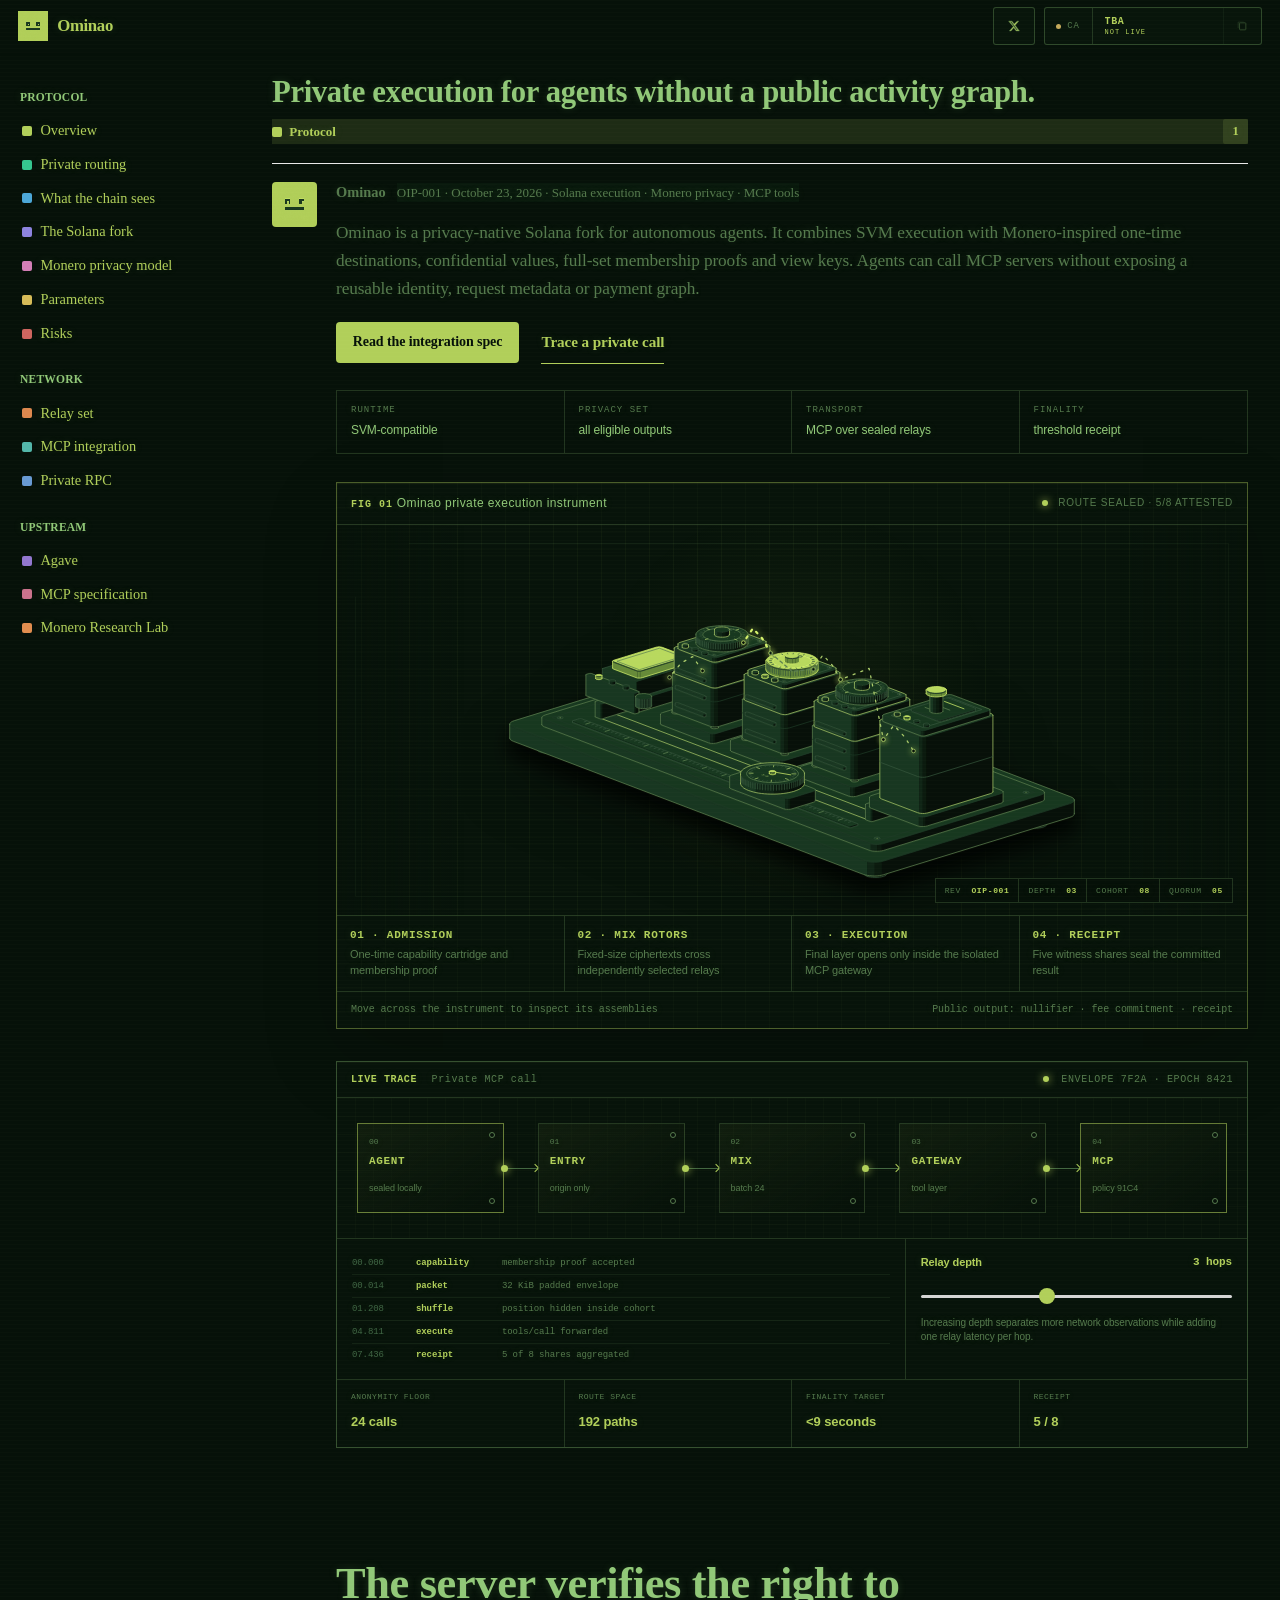
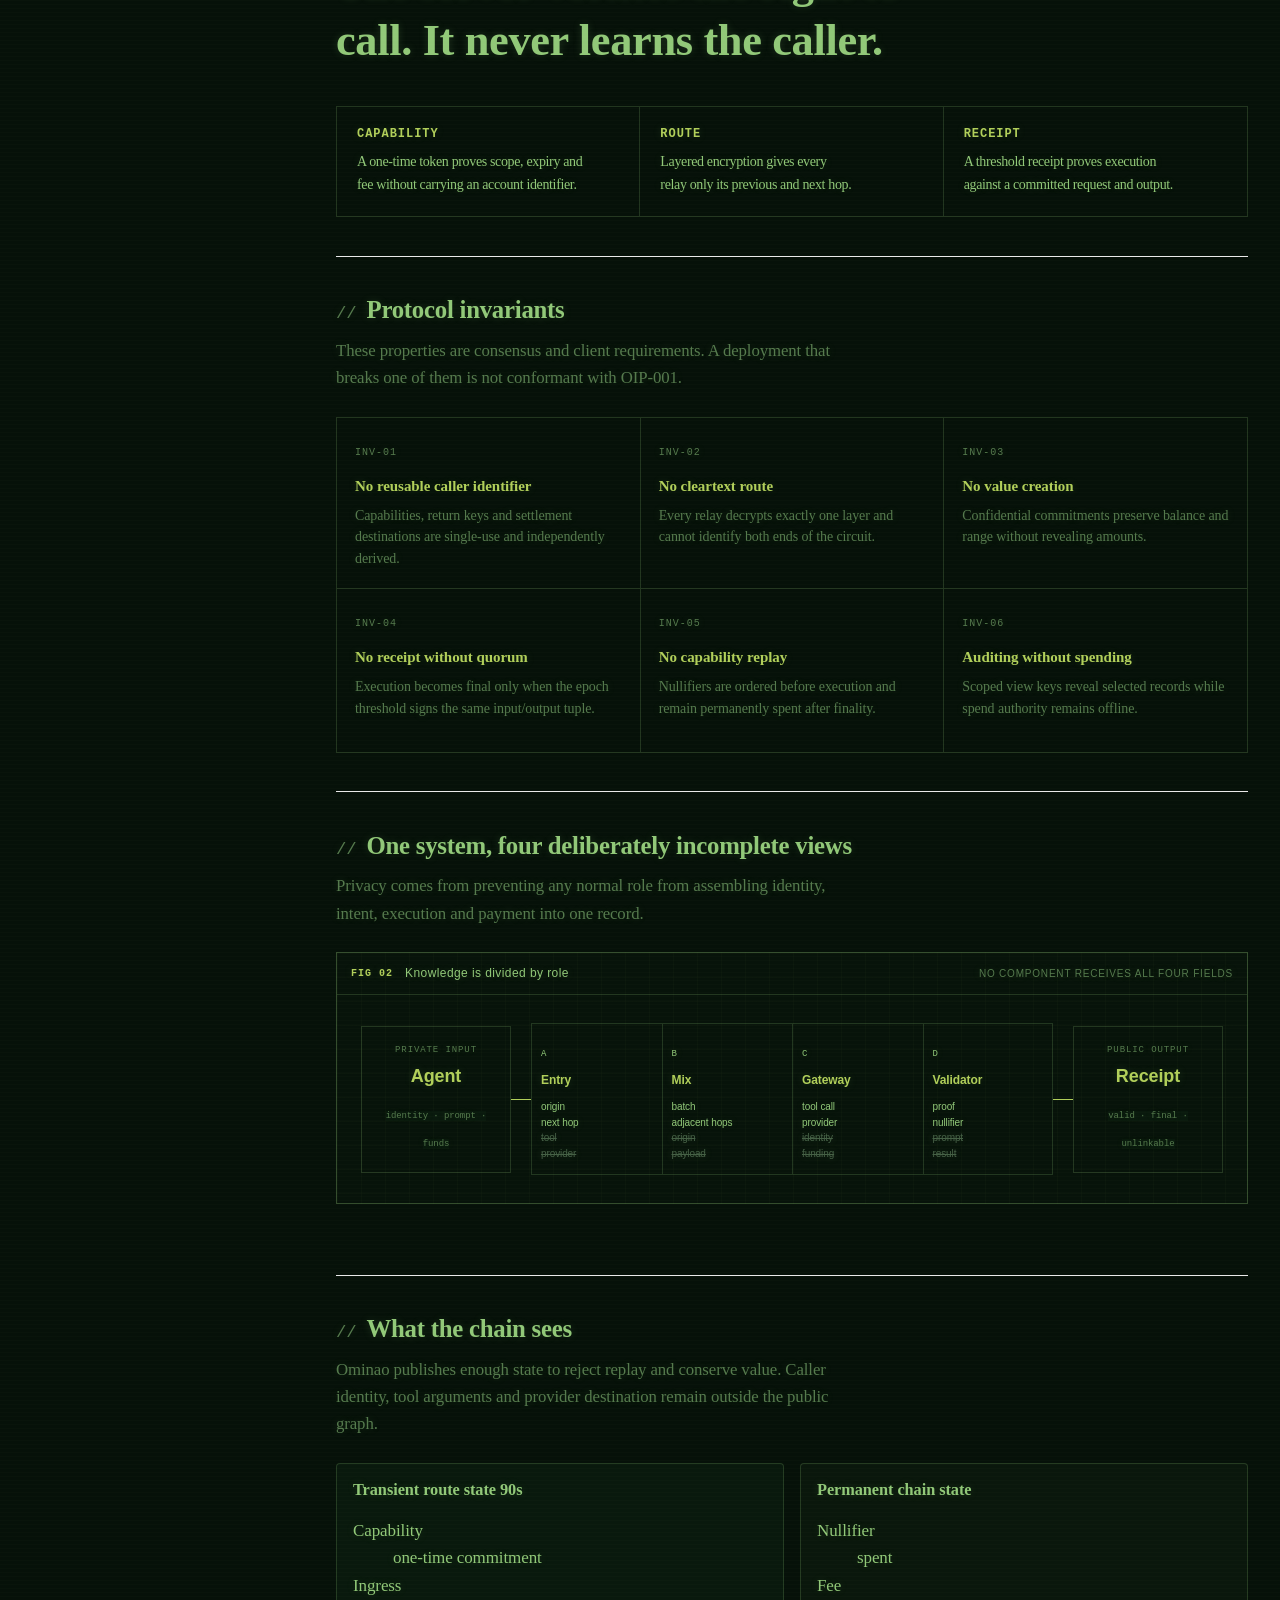
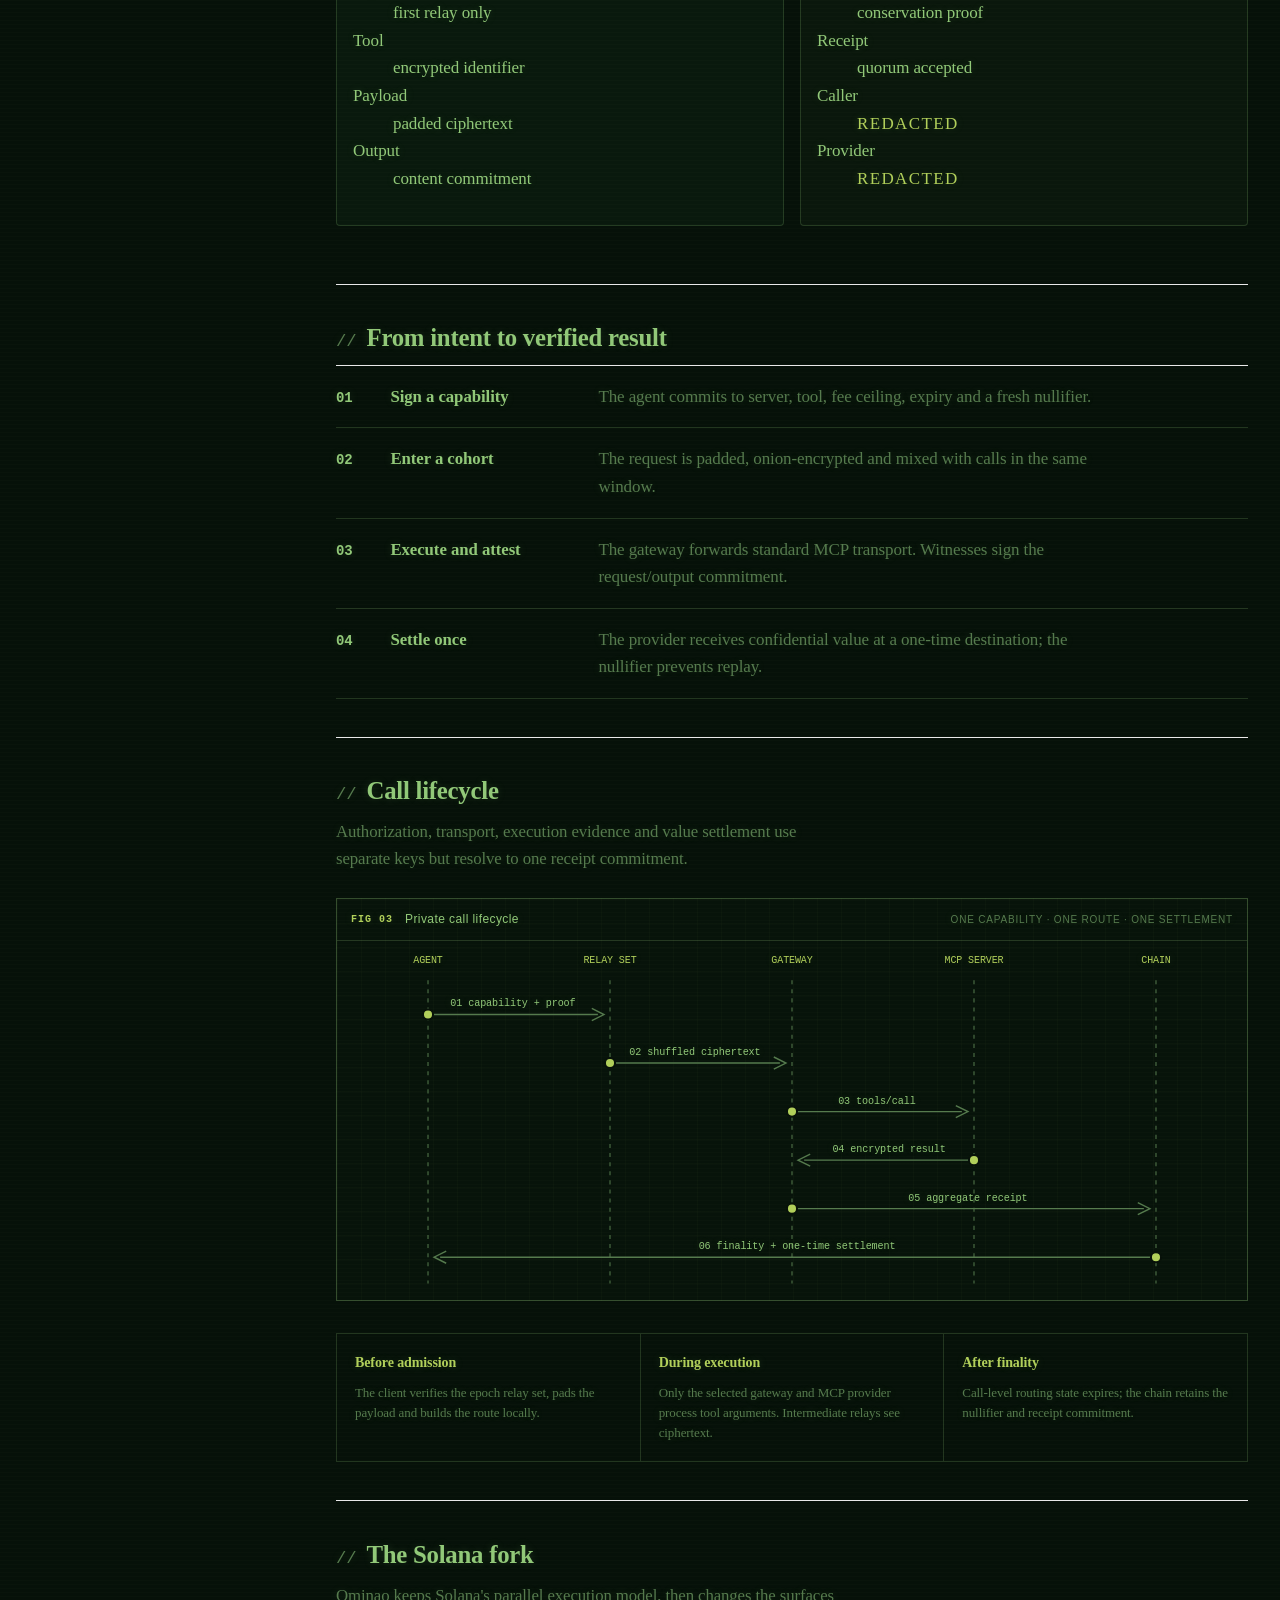
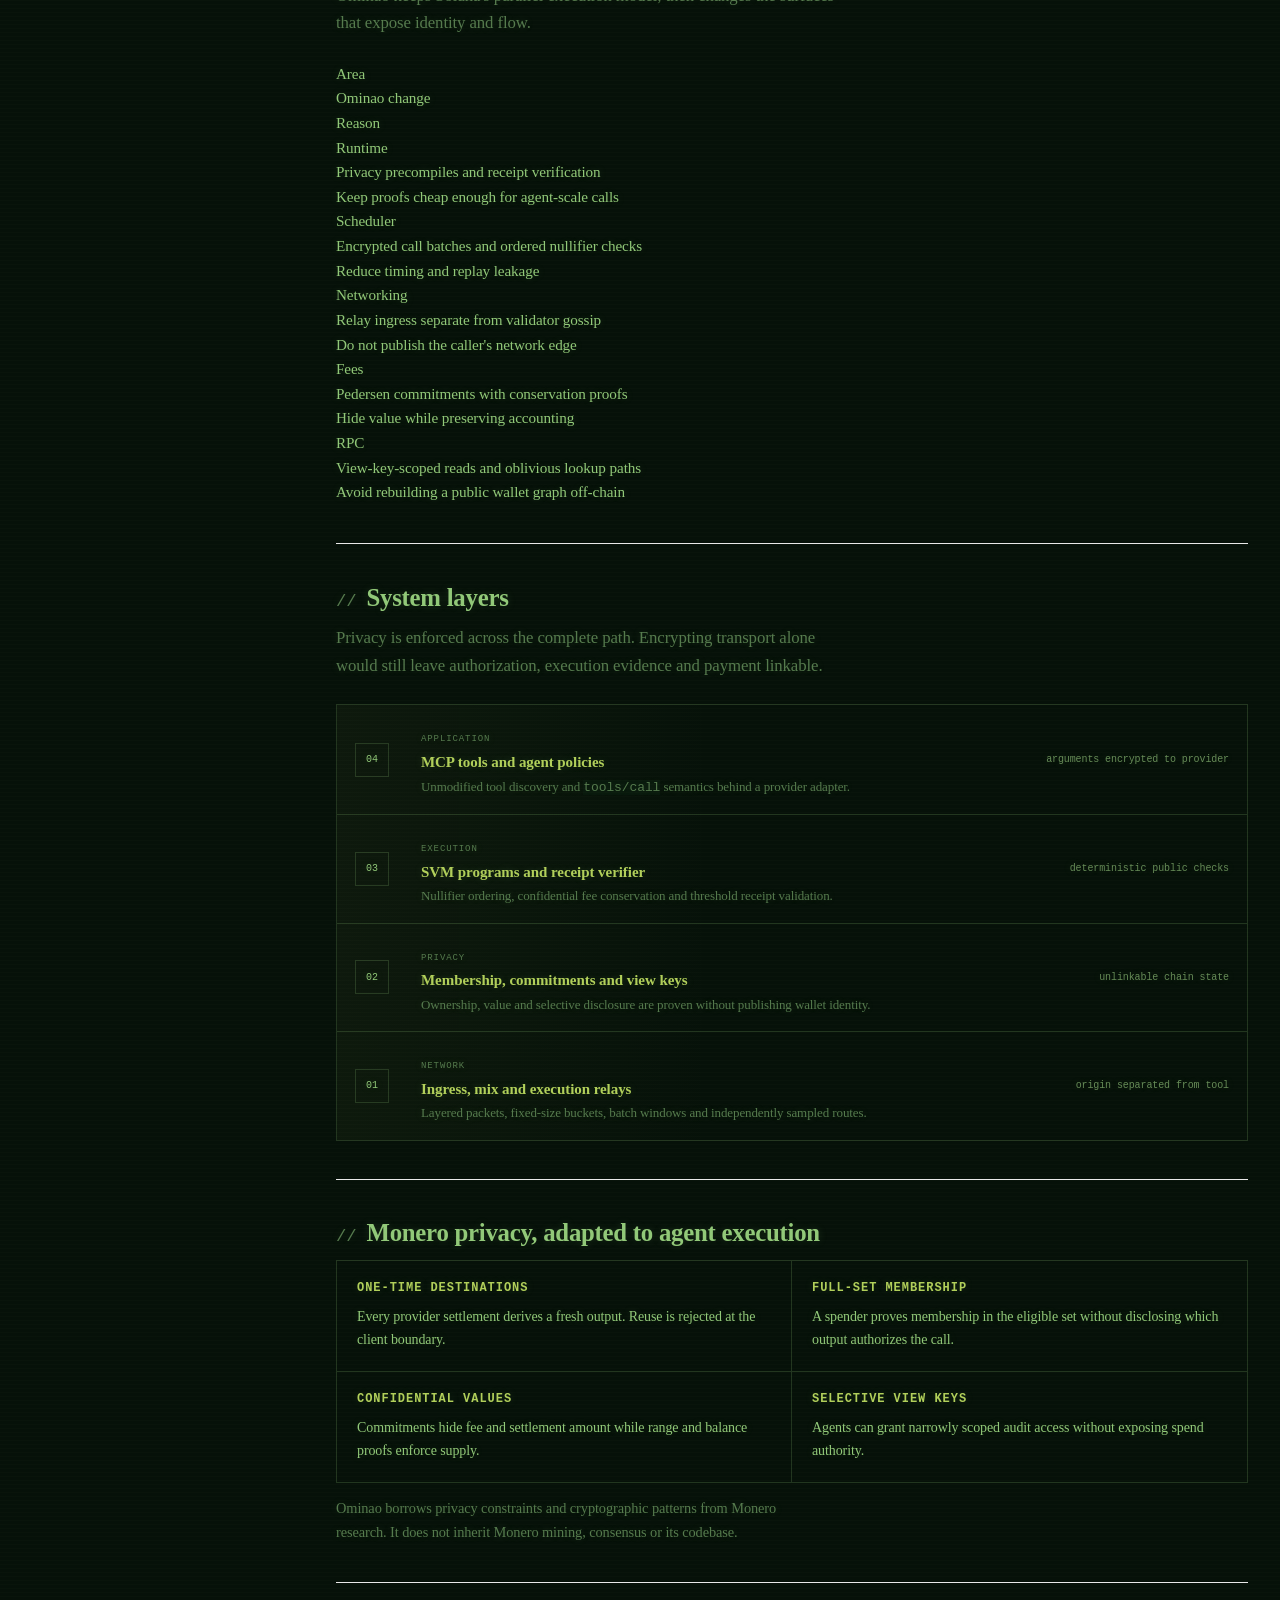
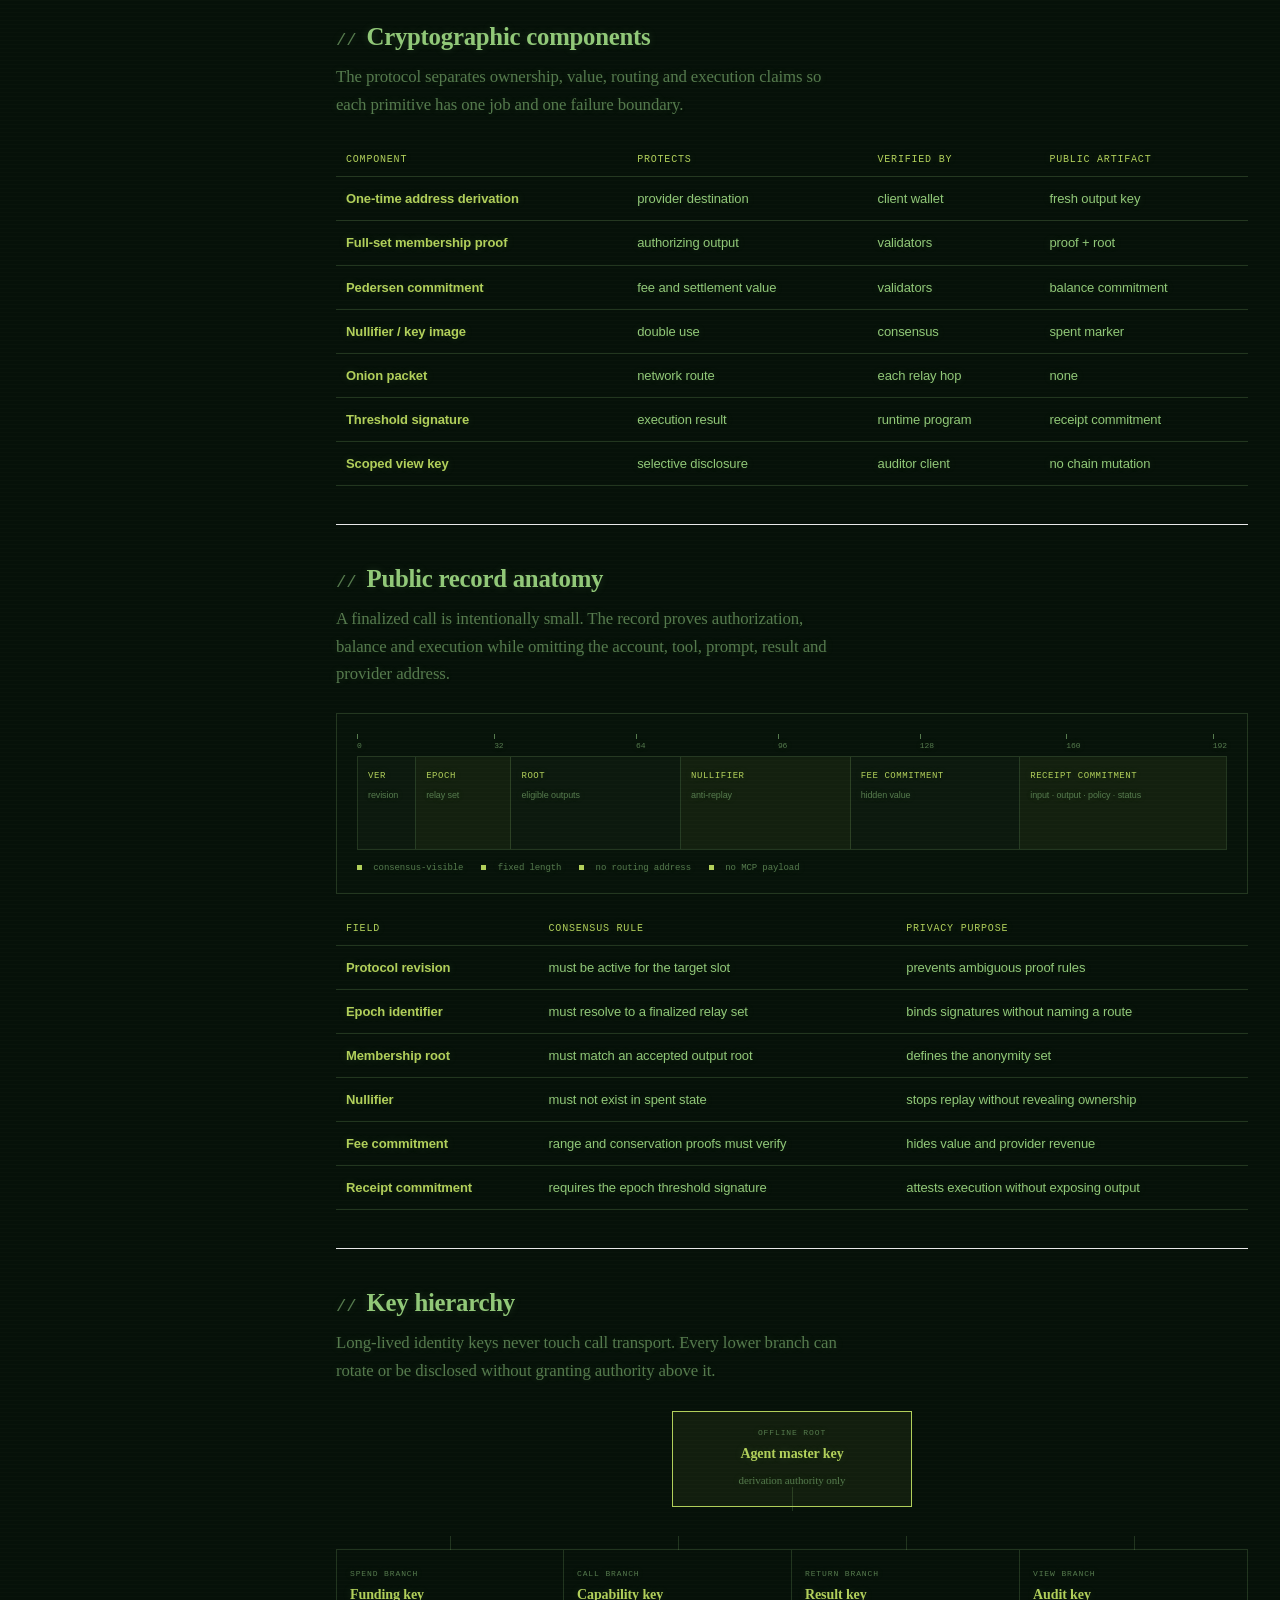
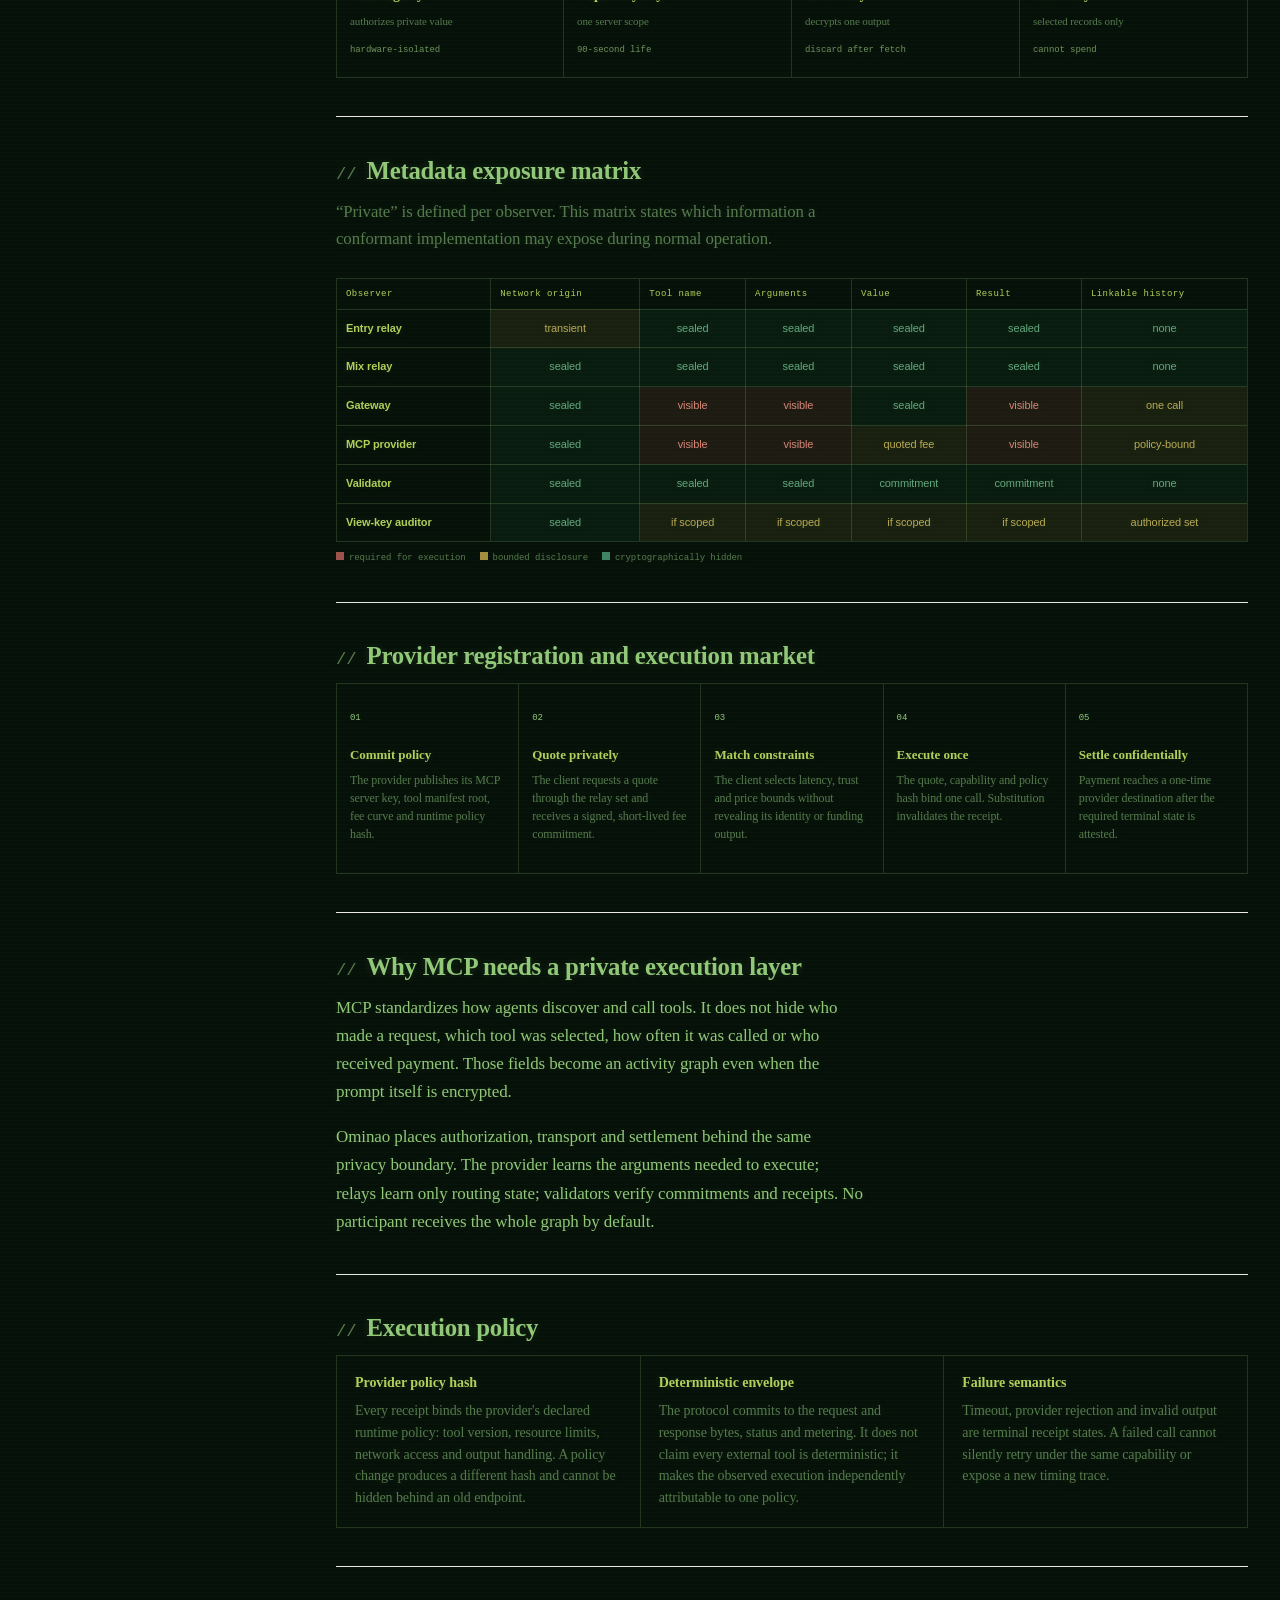
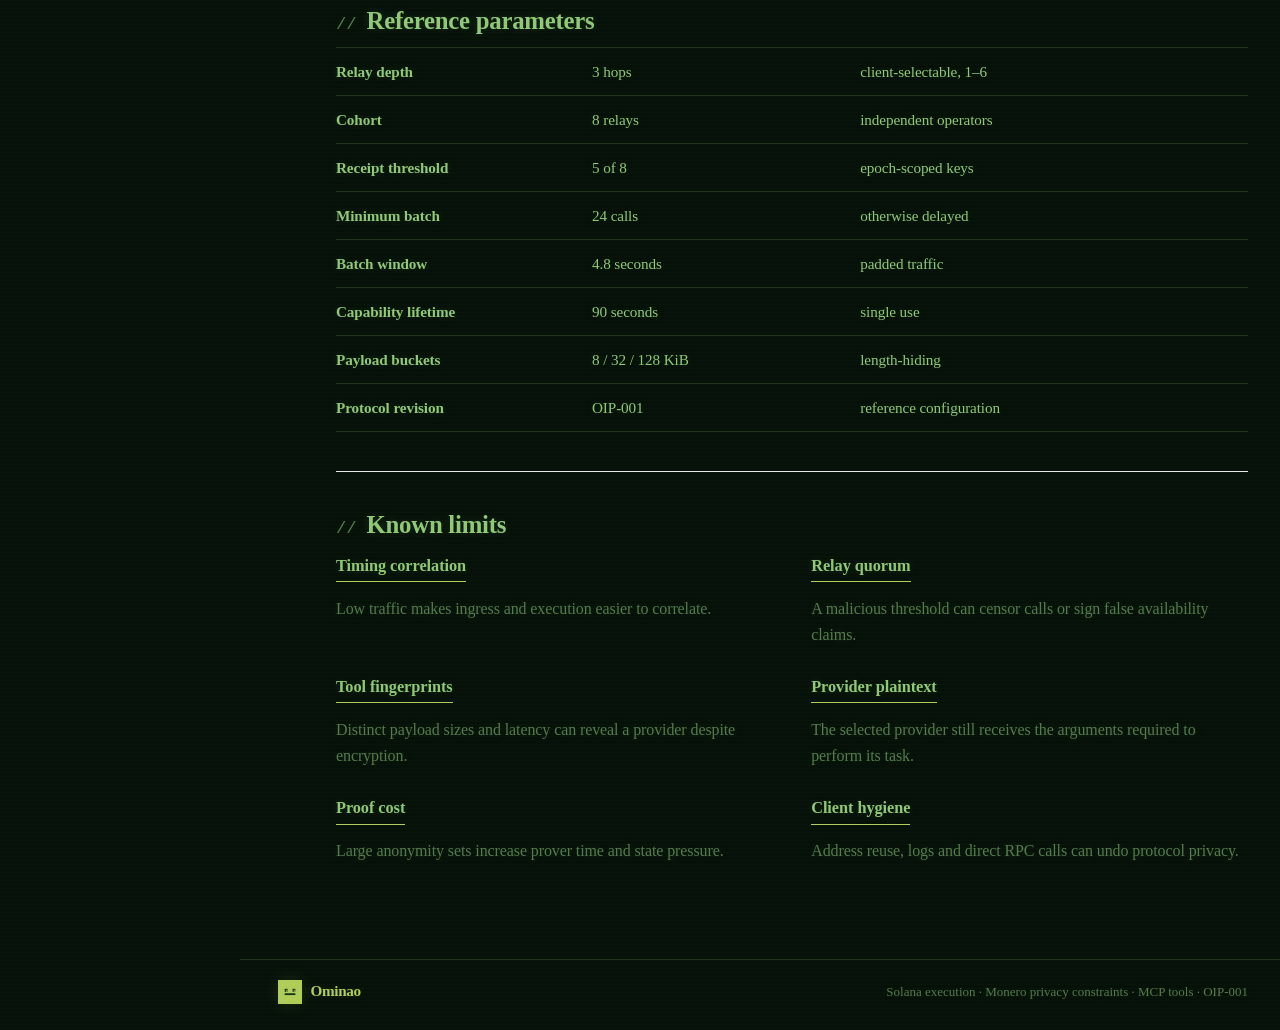
<file: index.html>
<!doctype html>
<html lang="en">
<head>
  <meta charset="utf-8">
  <meta name="viewport" content="width=device-width, initial-scale=1">
  <title>Ominao ? Private Execution Network</title>
  <meta name="description" content="Ominao is a privacy-native Solana fork for confidential MCP calls, private settlement and verifiable agent execution.">
  <meta property="og:title" content="Ominao ? Private Execution Network">
  <meta property="og:description" content="Ominao is a privacy-native Solana fork for confidential MCP calls, private settlement and verifiable agent execution.">
  <meta name="twitter:card" content="summary">
  <meta name="twitter:title" content="Ominao ? Private Execution Network">
  <meta name="twitter:description" content="Ominao is a privacy-native Solana fork for confidential MCP calls, private settlement and verifiable agent execution.">
  <link rel="icon" type="image/png" href="ominao-logo.png">
  <link rel="stylesheet" href="_next/static/css/521fb735f4d38d11.css">
  <link rel="stylesheet" href="ominao-terminal.css">
  <script src="ominao-brand.js" defer></script>
</head>
<body>
  <a class="skip" href="#main">Skip to content</a>
  <header class="d-header"></header>
  <div class="wrap">
    <aside class="sidebar"></aside>
    <div class="frame">
      <main id="main"></main>
      <footer class="foot"></footer>
    </div>
  </div>
</body>
</html>
</file>
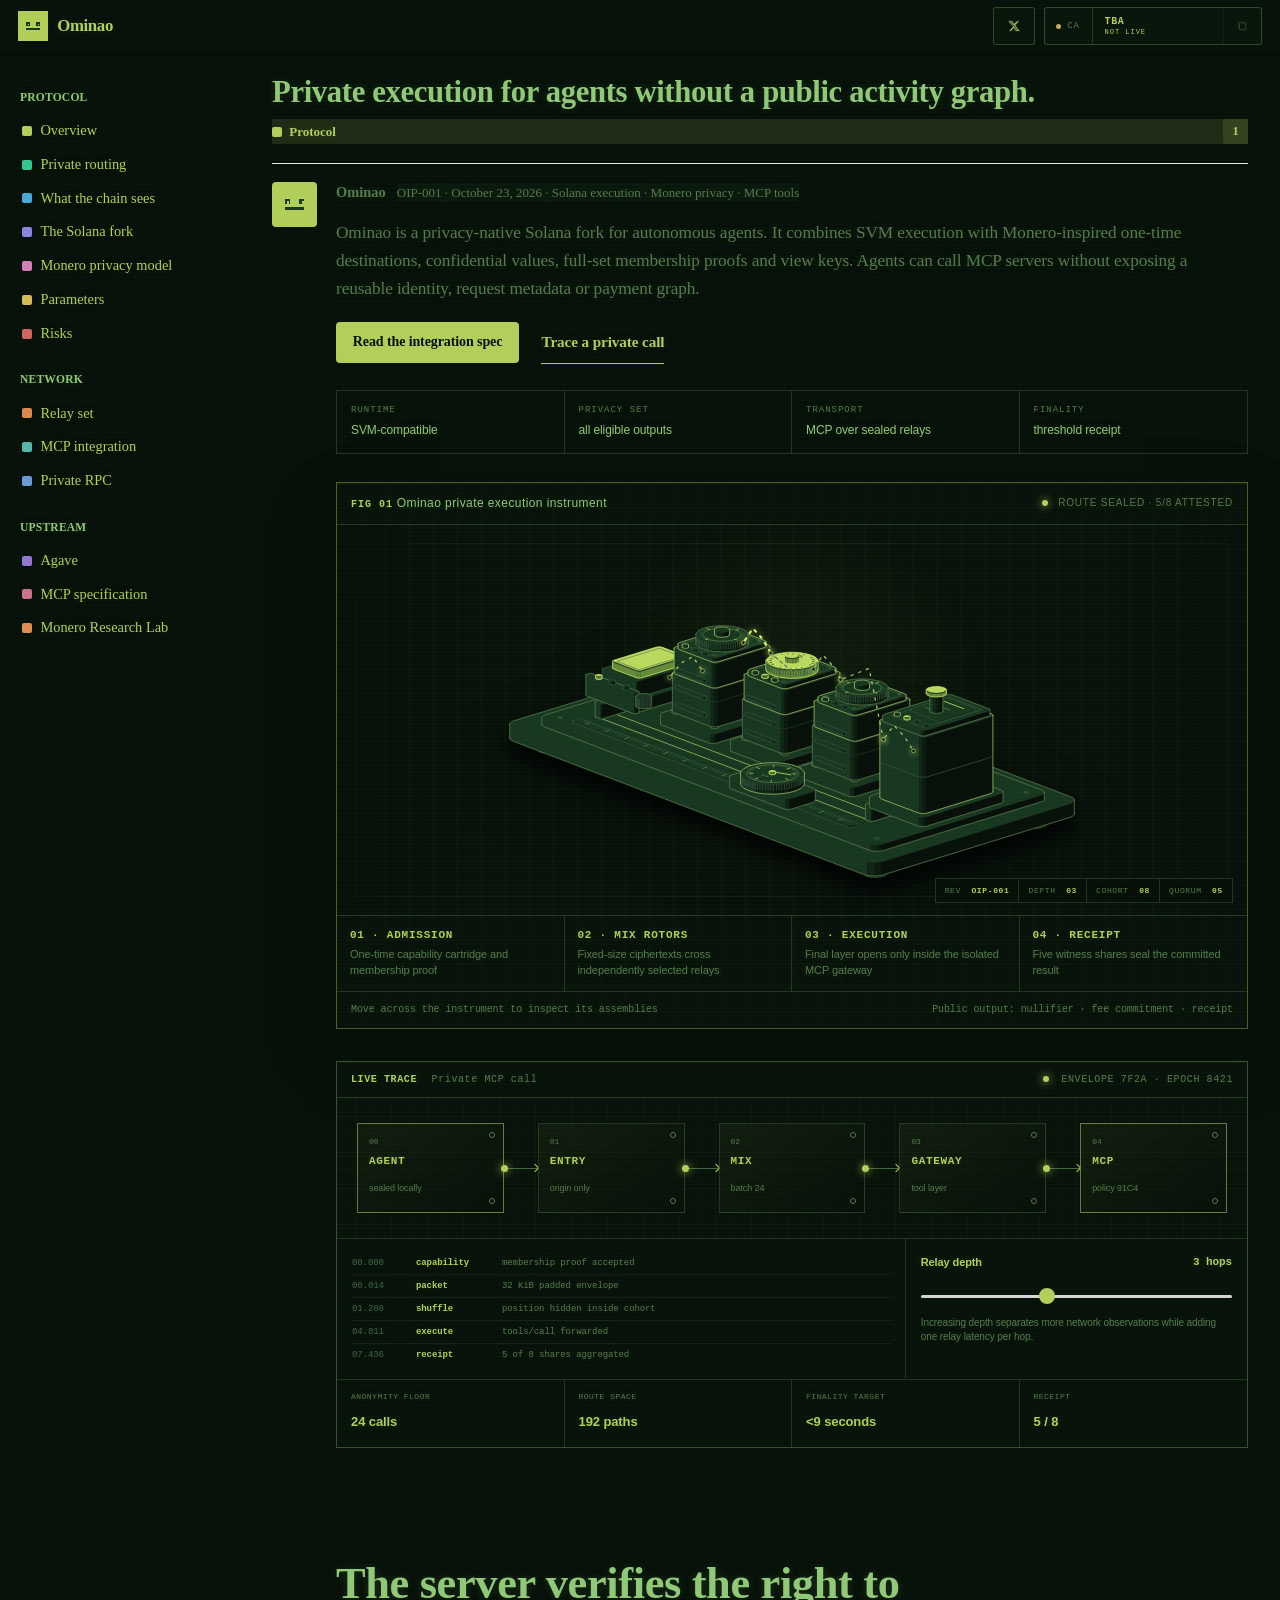
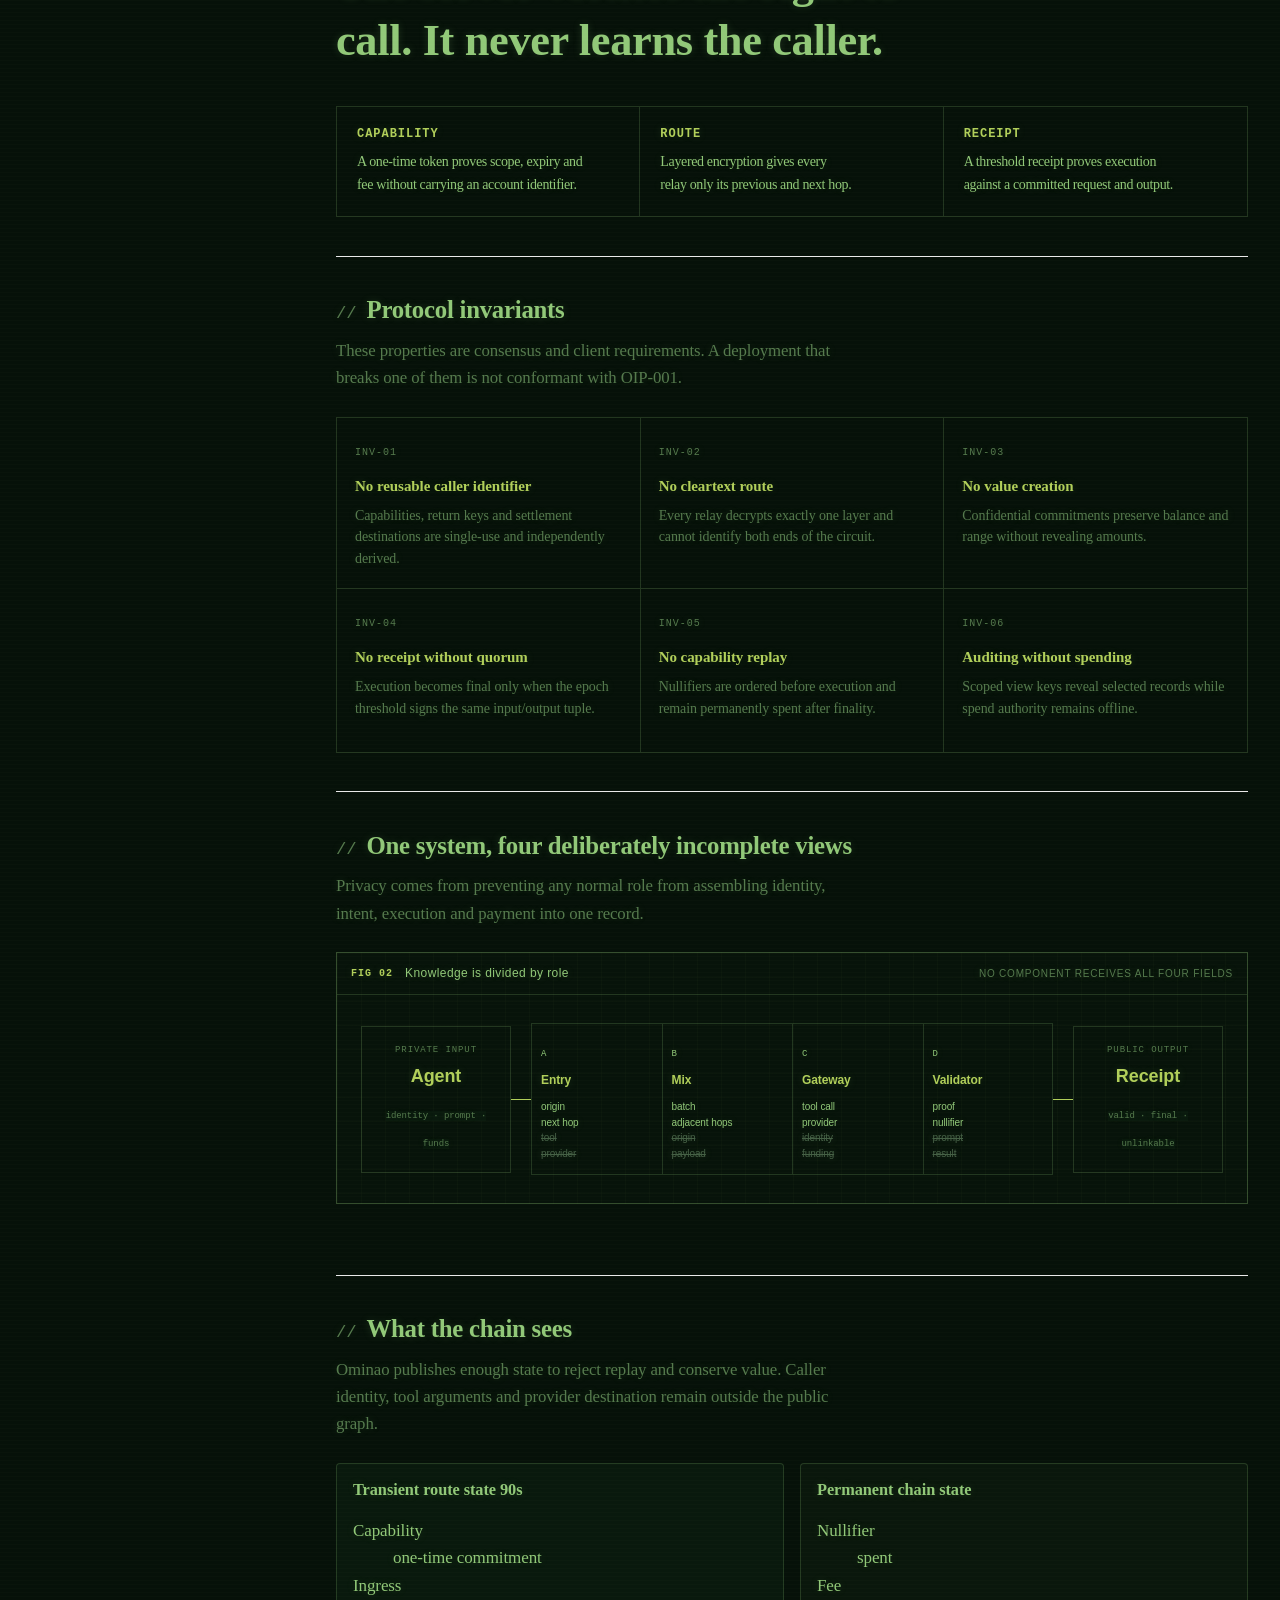
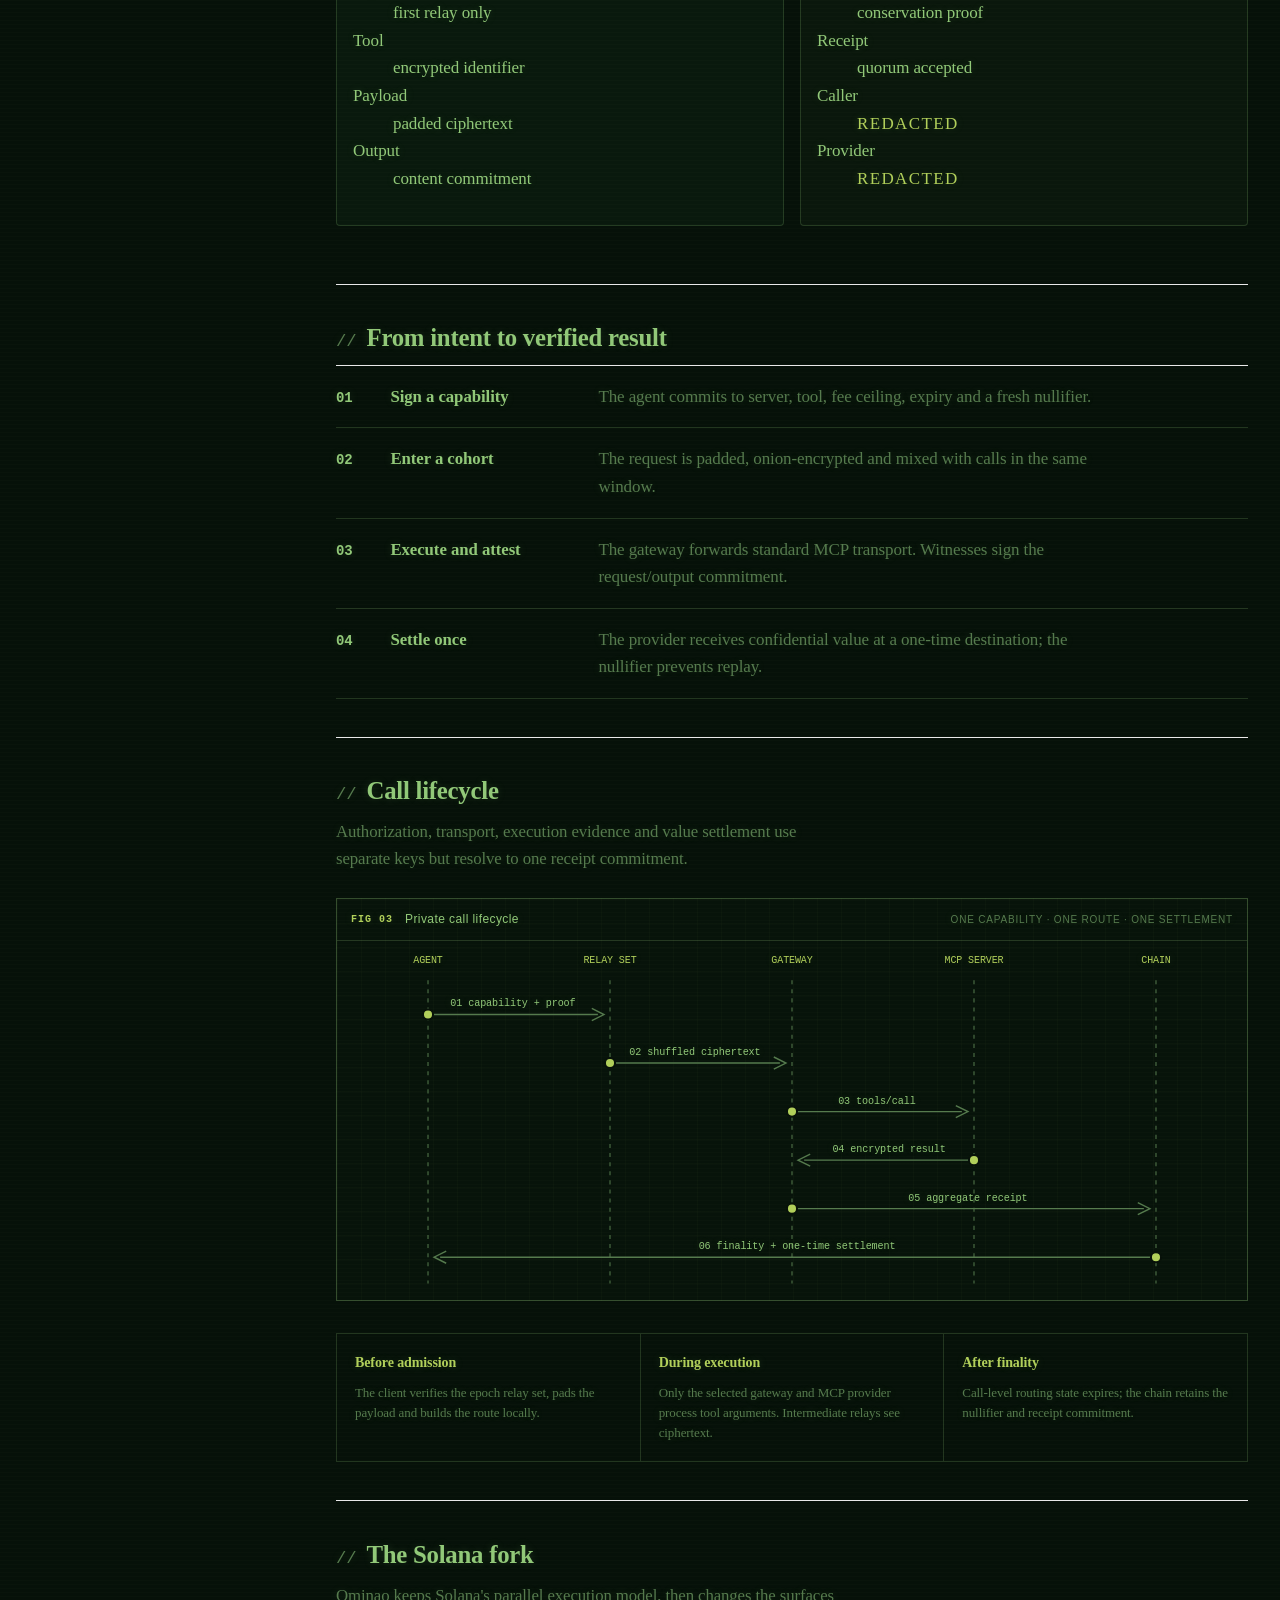
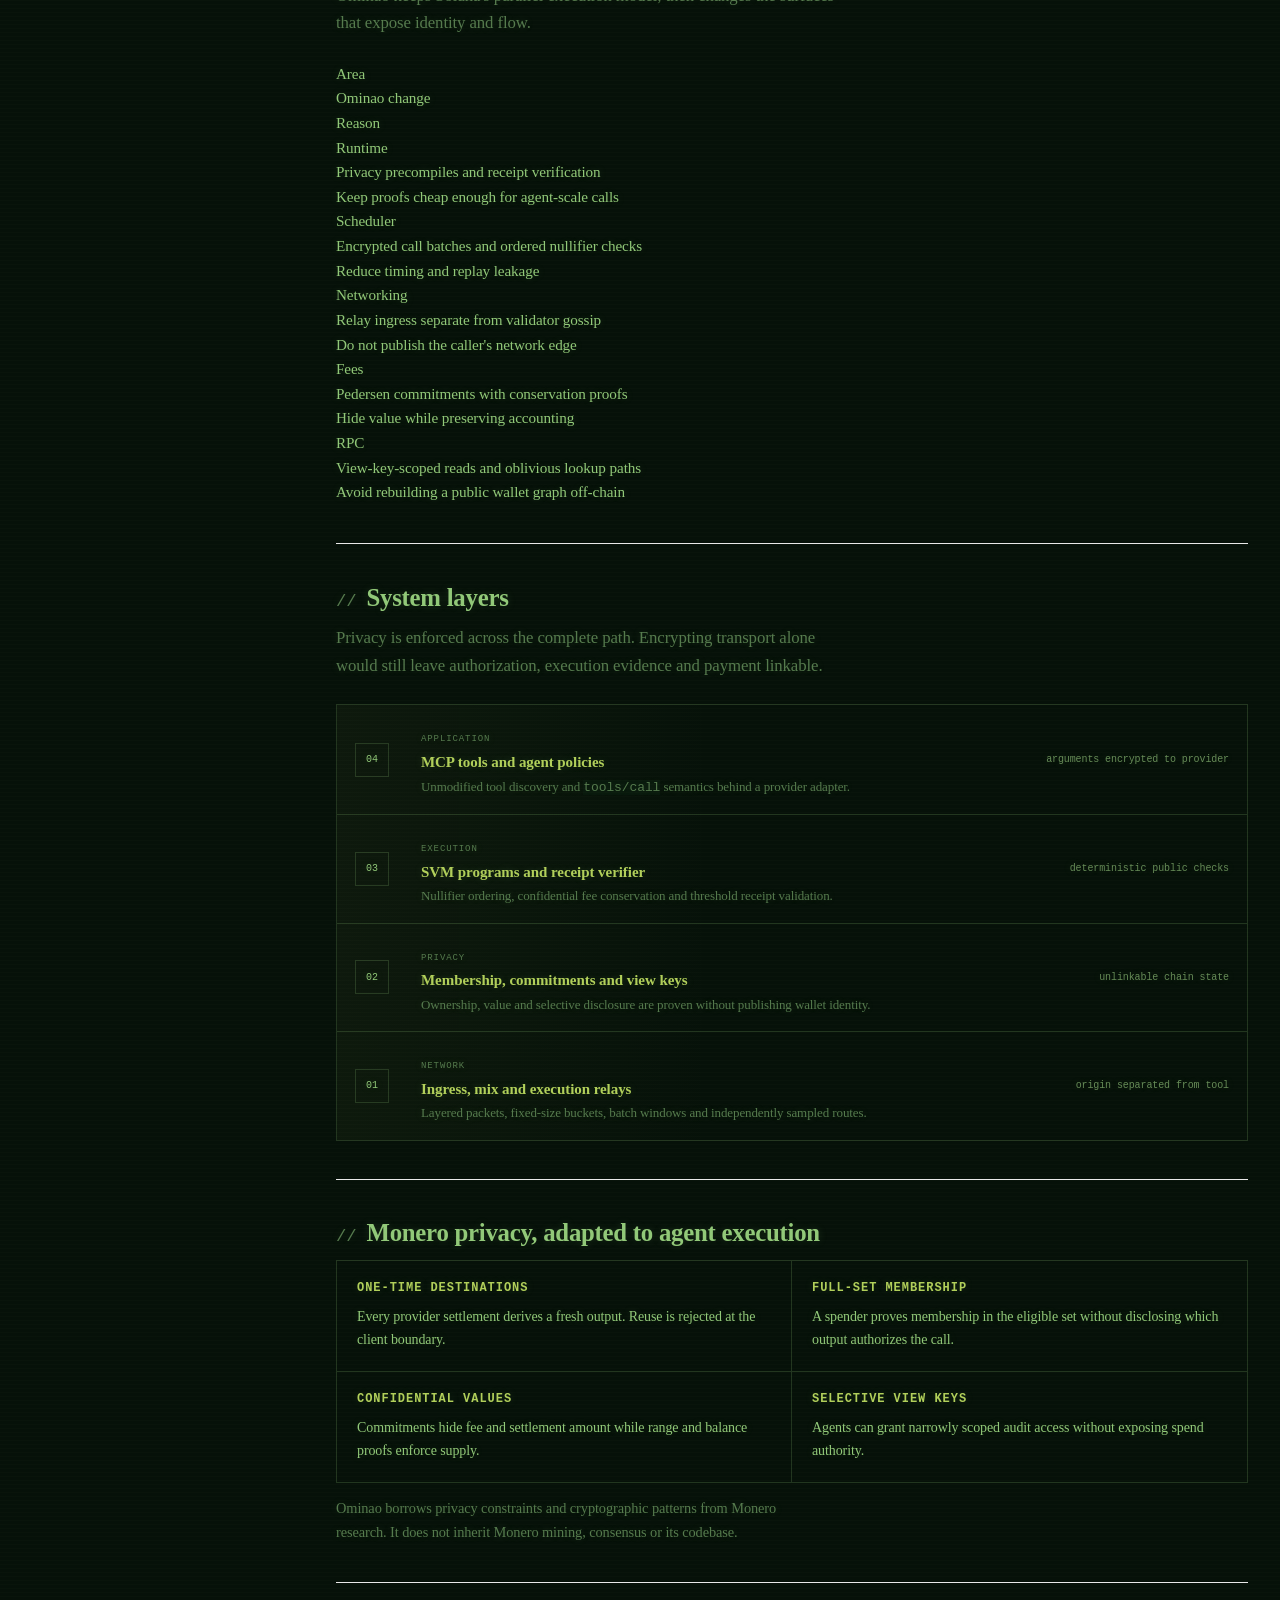
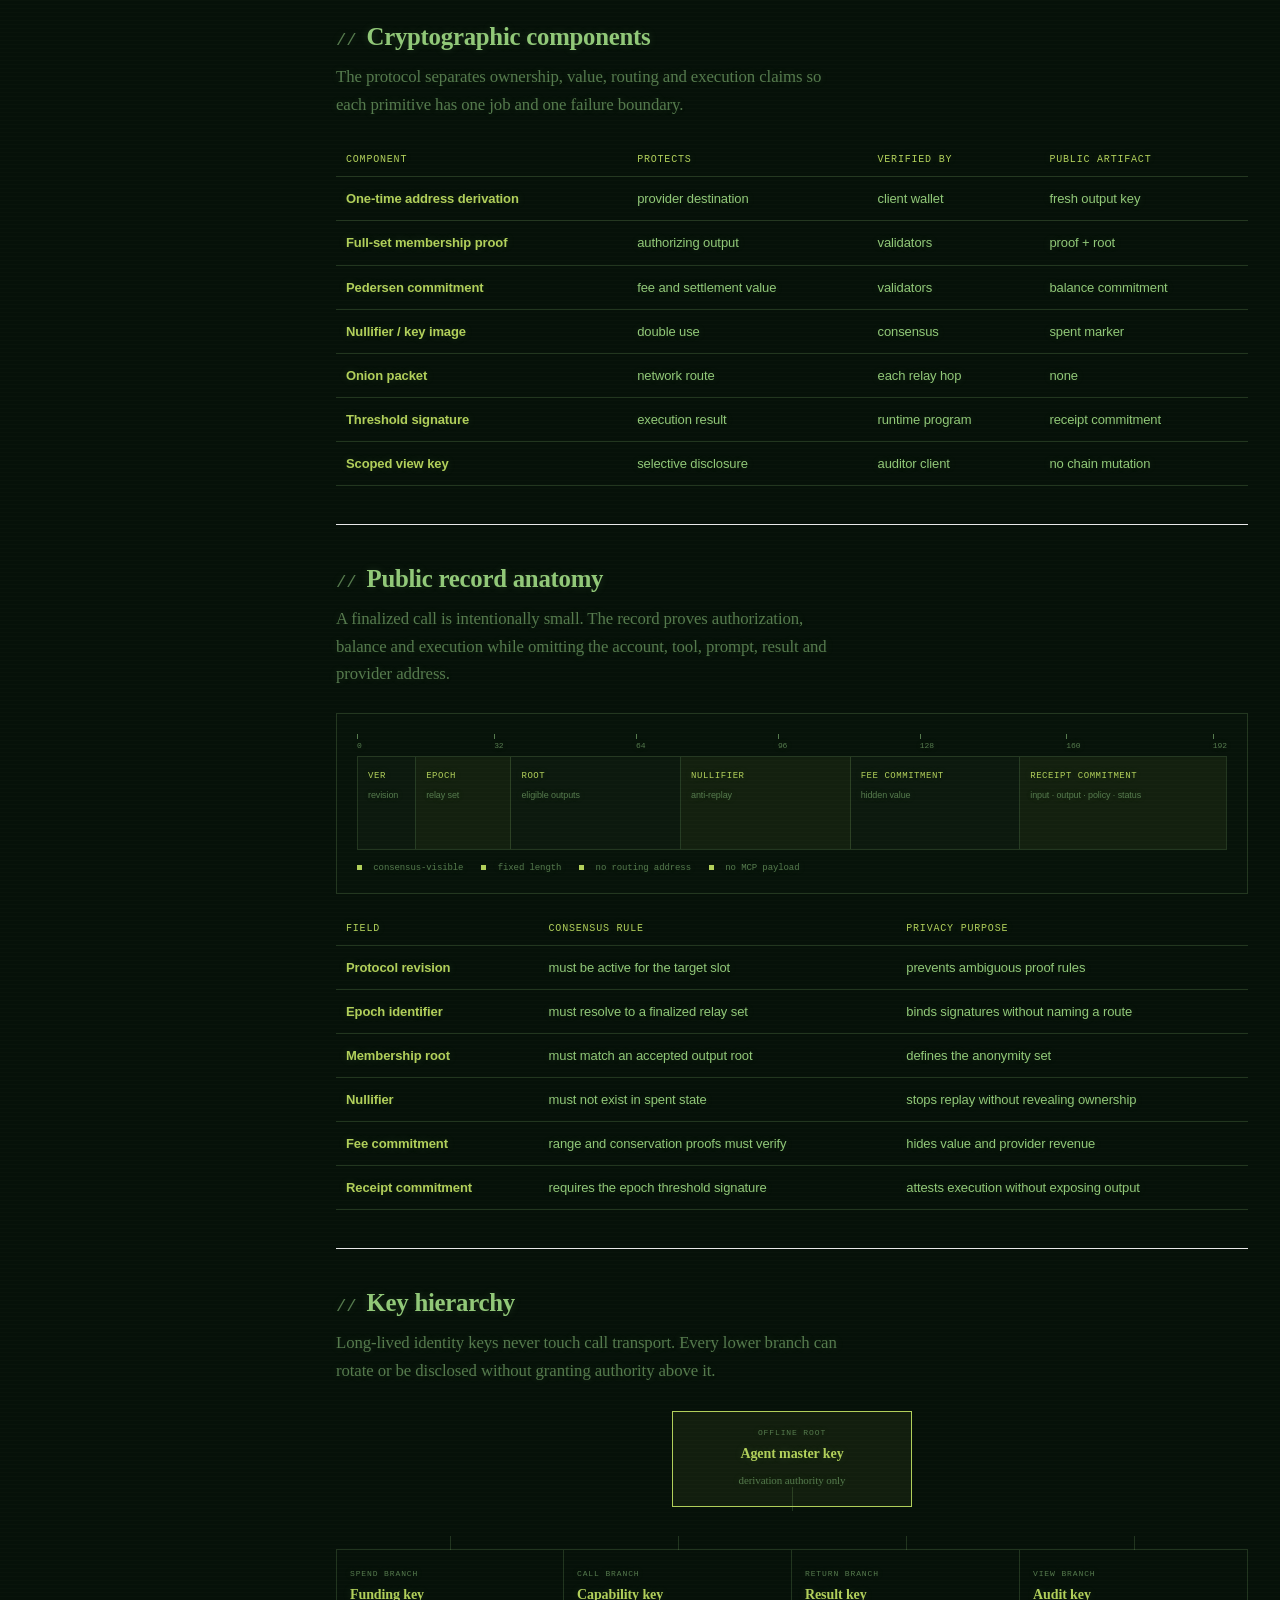
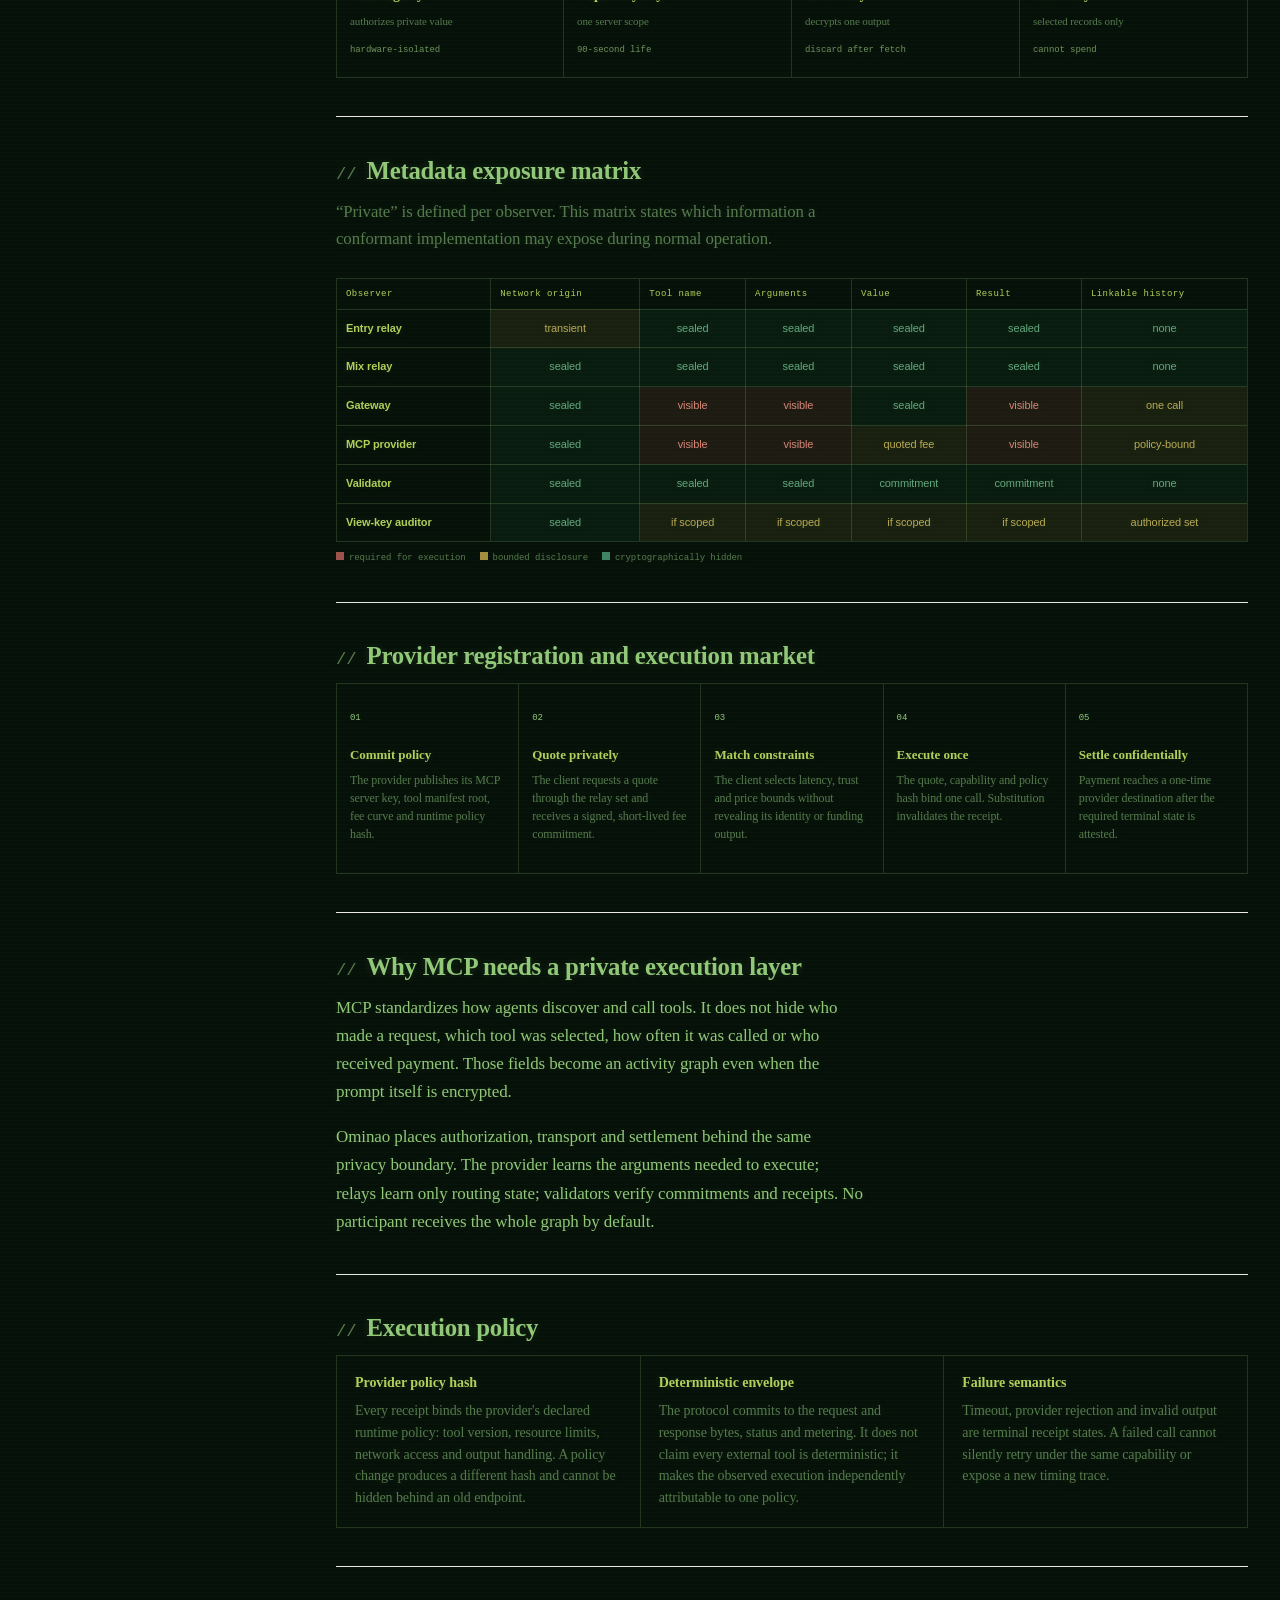
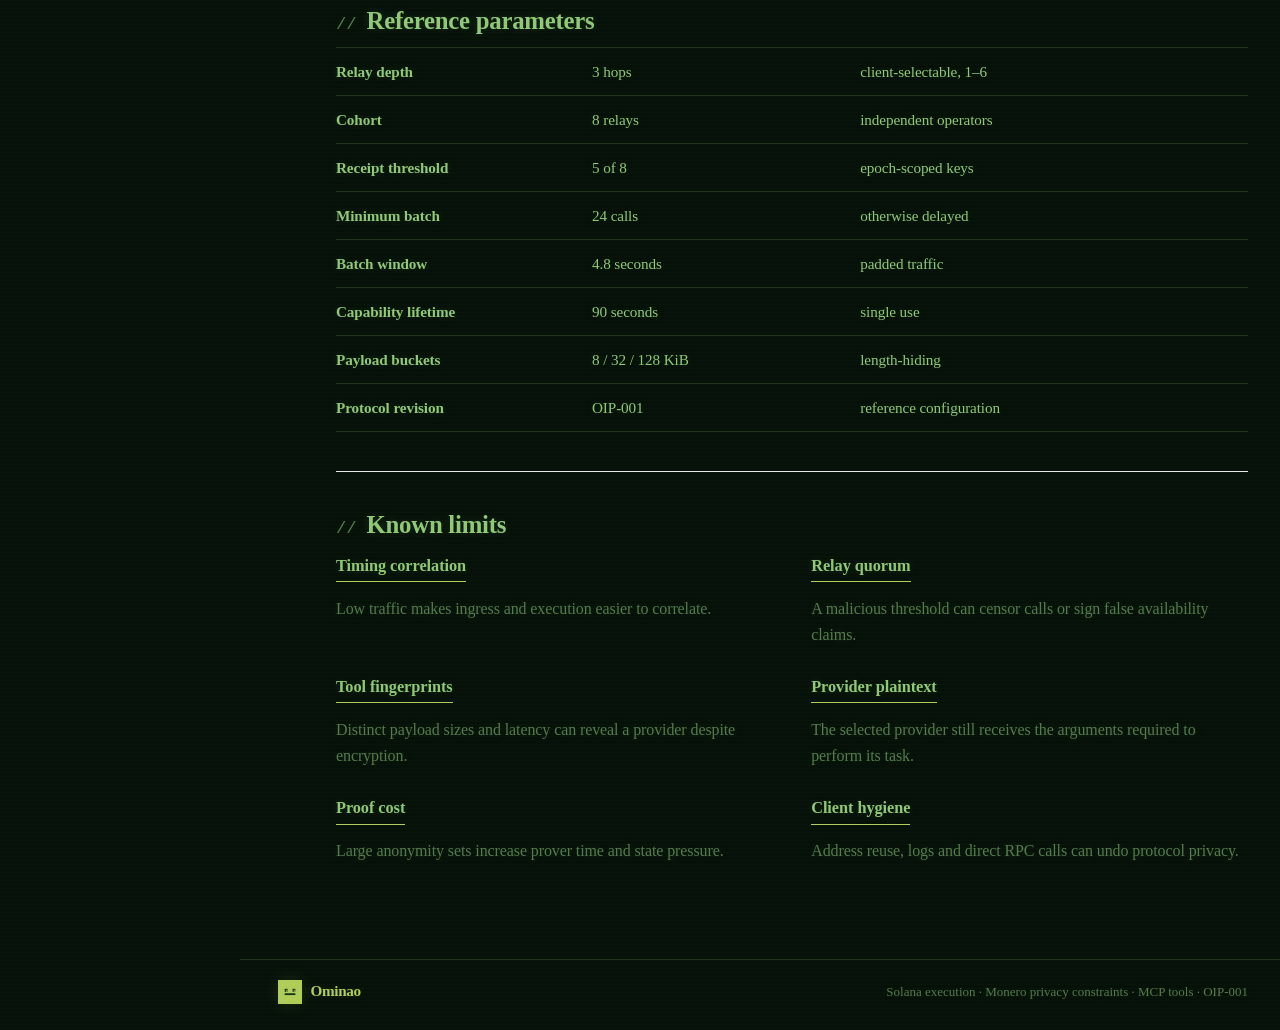
<file: docs/index.html>
<!doctype html>
<html lang="en">
<head>
  <meta charset="utf-8">
  <meta name="viewport" content="width=device-width, initial-scale=1">
  <title>Integration ? Ominao</title>
  <meta name="description" content="Ominao is a privacy-native Solana fork for confidential MCP calls, private settlement and verifiable agent execution.">
  <meta property="og:title" content="Integration ? Ominao">
  <meta property="og:description" content="Ominao is a privacy-native Solana fork for confidential MCP calls, private settlement and verifiable agent execution.">
  <meta name="twitter:card" content="summary">
  <meta name="twitter:title" content="Integration ? Ominao">
  <meta name="twitter:description" content="Ominao is a privacy-native Solana fork for confidential MCP calls, private settlement and verifiable agent execution.">
  <link rel="icon" type="image/png" href="../ominao-logo.png">
  <link rel="stylesheet" href="../_next/static/css/521fb735f4d38d11.css">
  <link rel="stylesheet" href="../ominao-terminal.css">
  <script src="../ominao-brand.js" defer></script>
</head>
<body>
  <a class="skip" href="#main">Skip to content</a>
  <header class="d-header"></header>
  <div class="wrap">
    <aside class="sidebar"></aside>
    <div class="frame">
      <main id="main"></main>
      <footer class="foot"></footer>
    </div>
  </div>
</body>
</html>
</file>
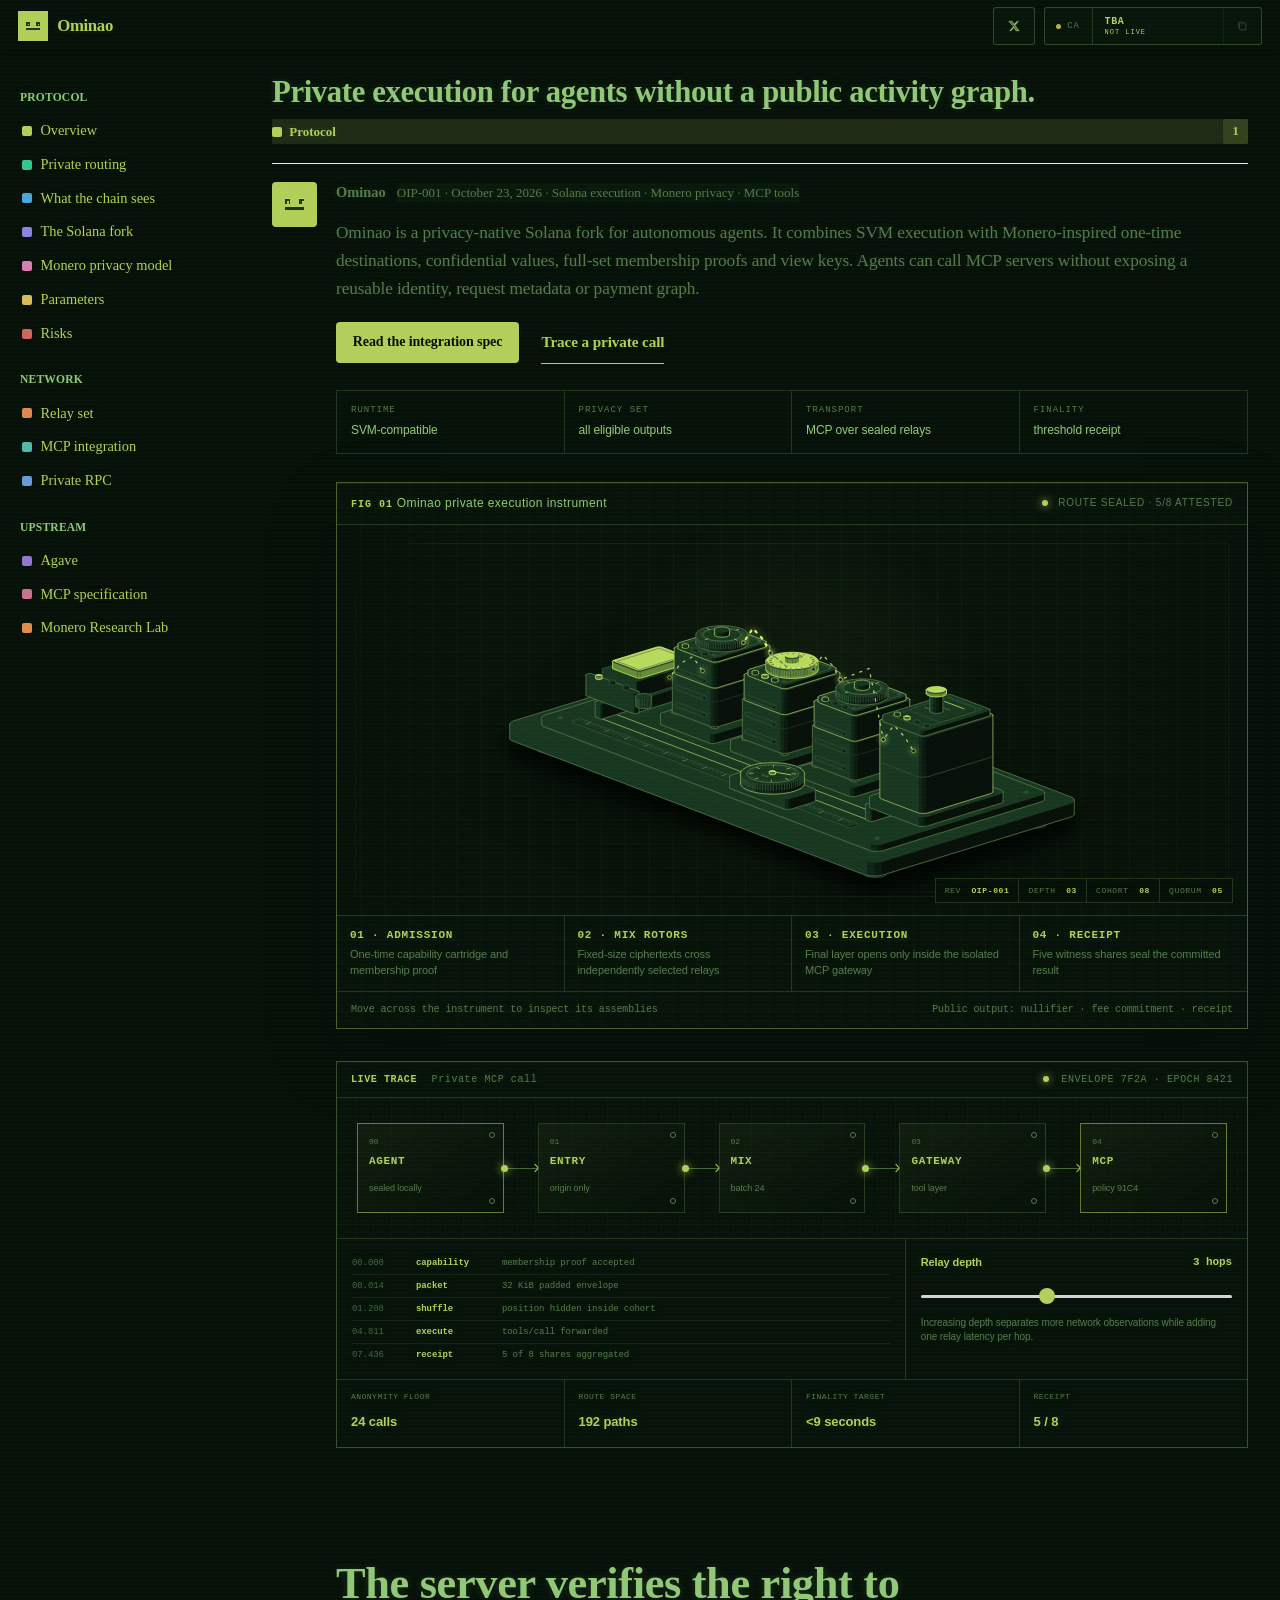
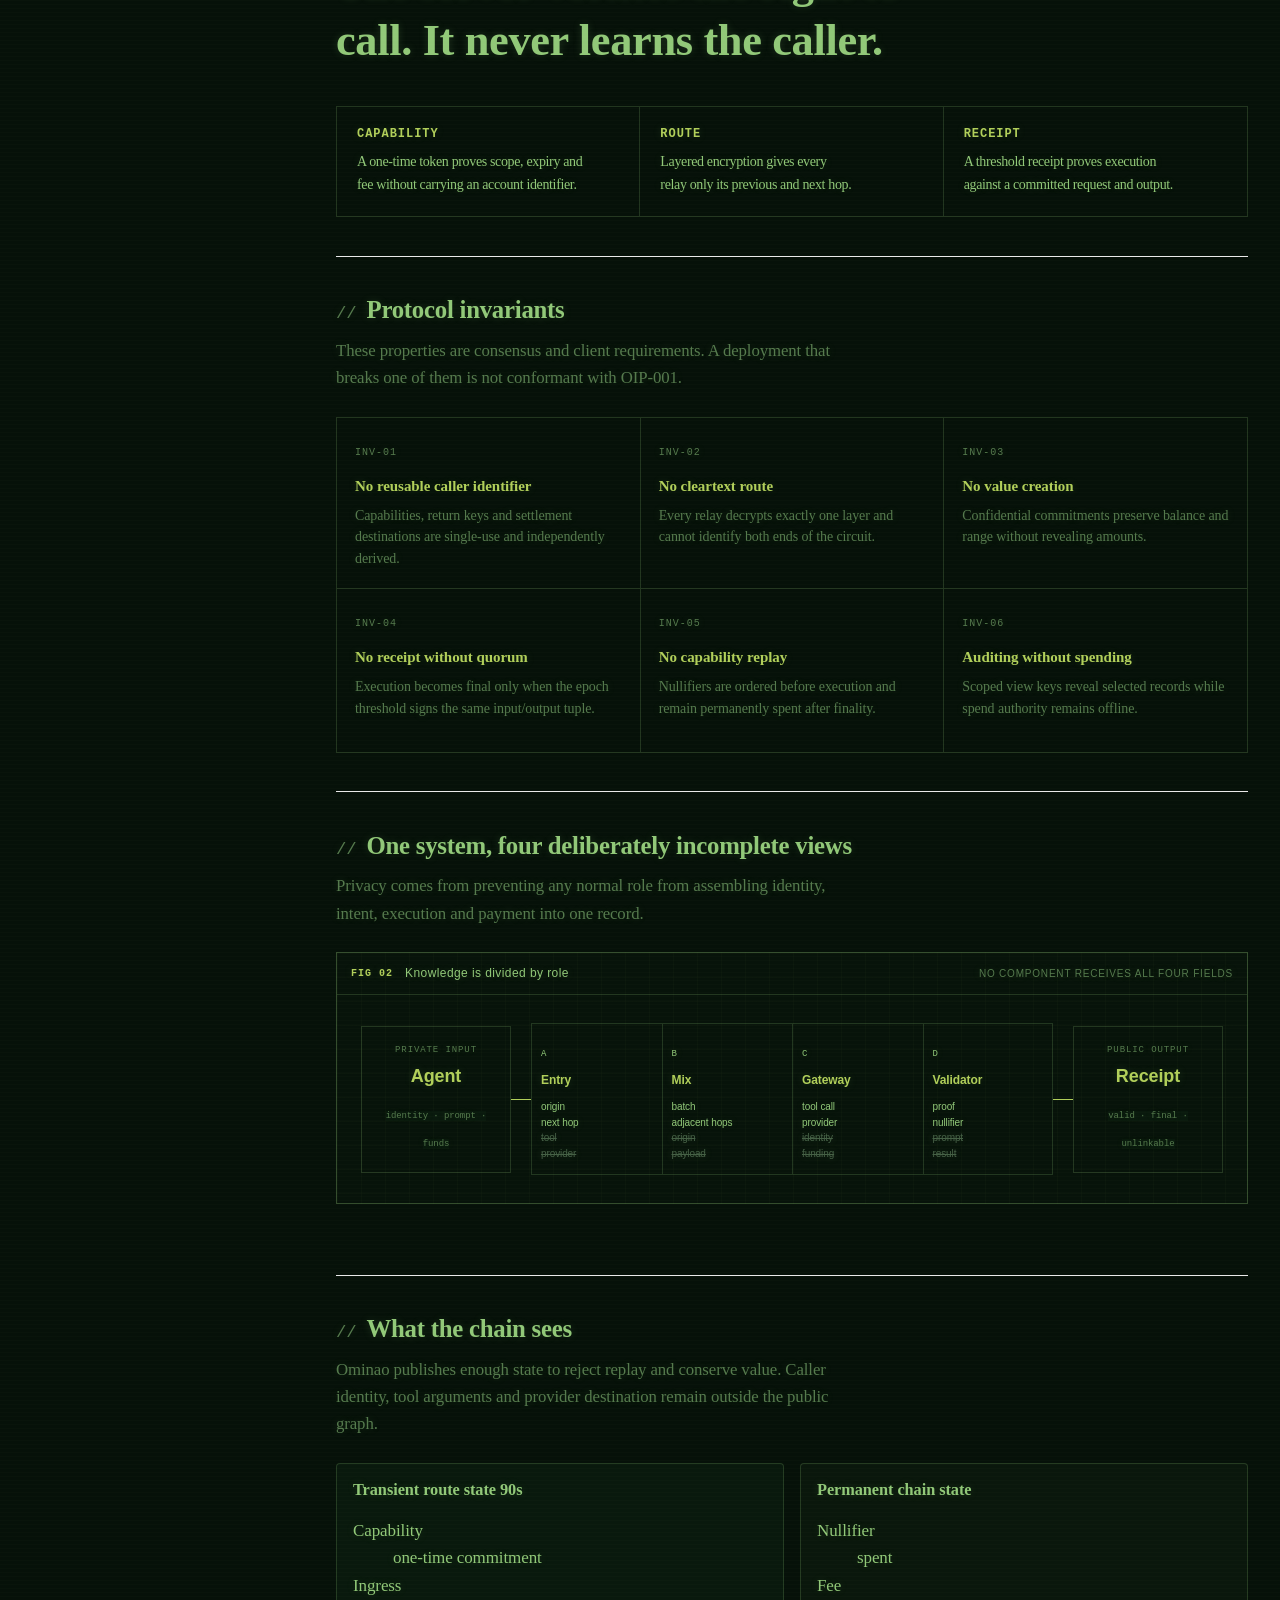
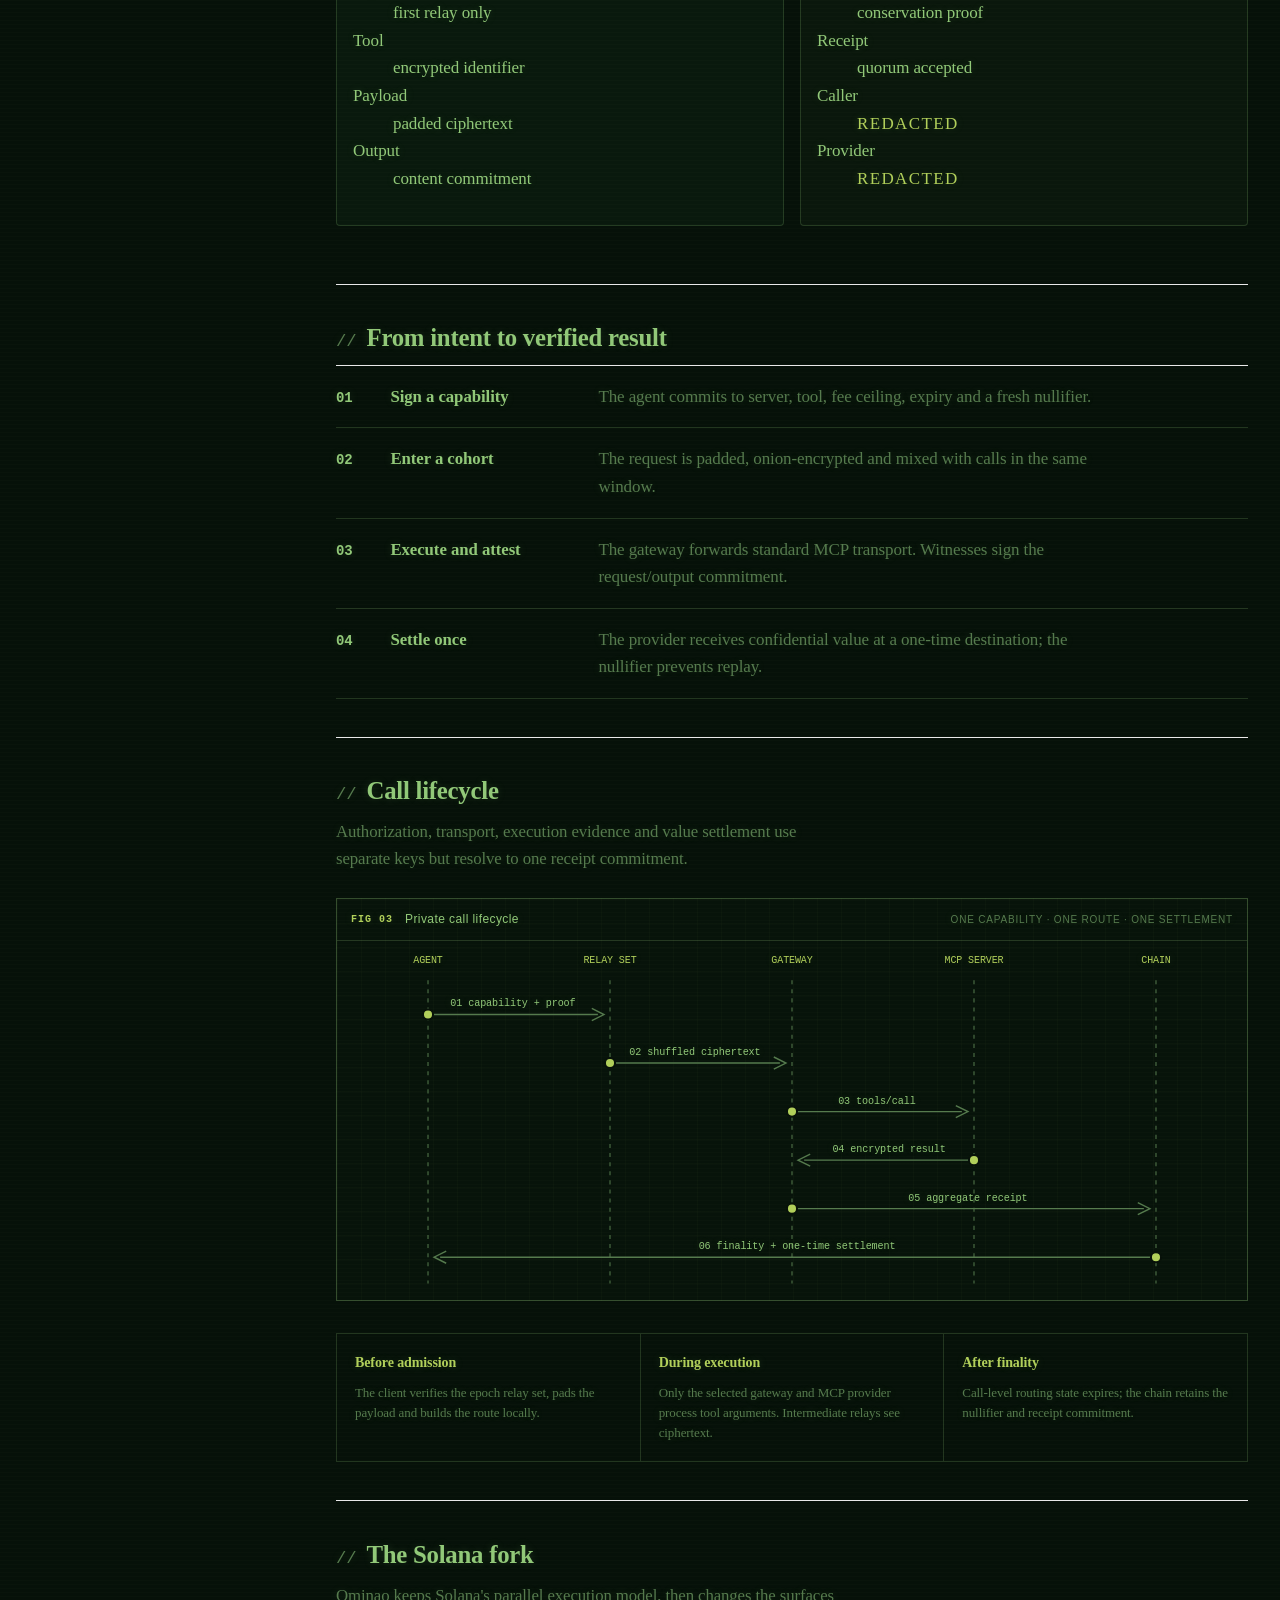
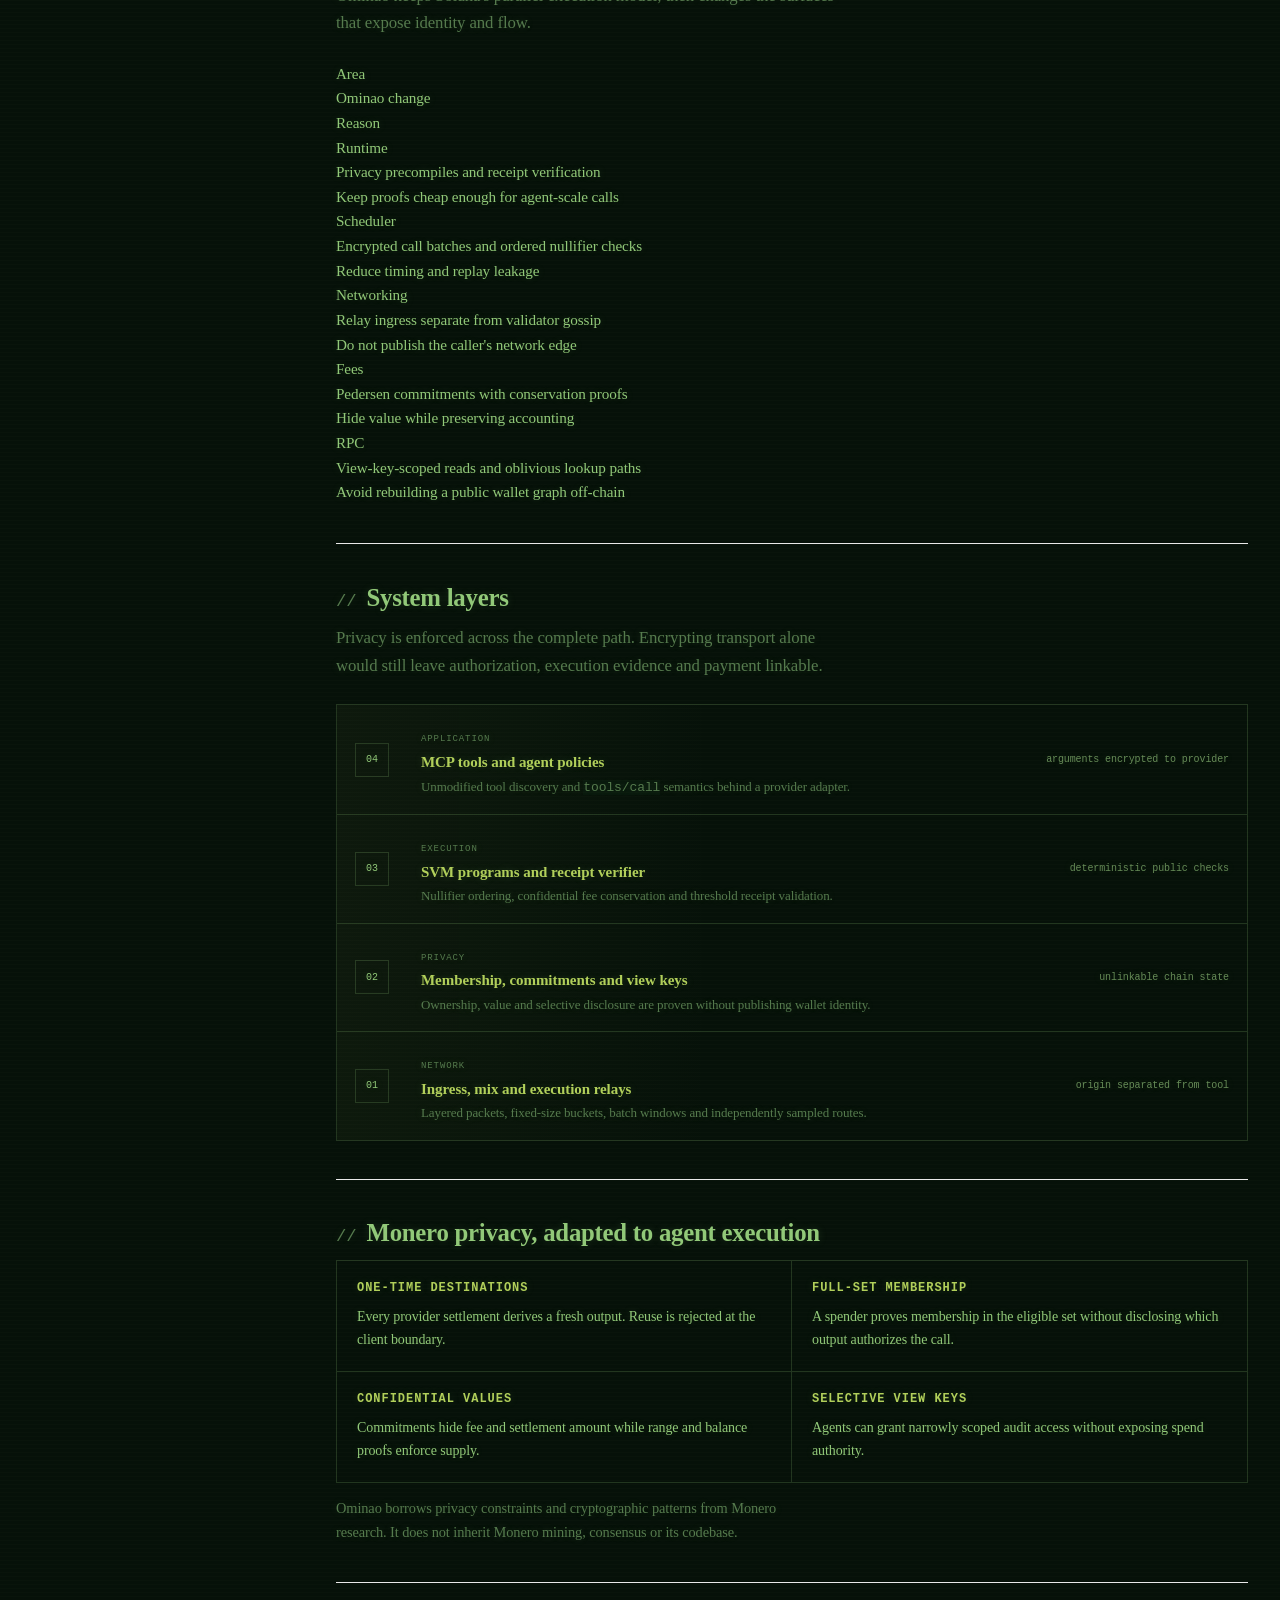
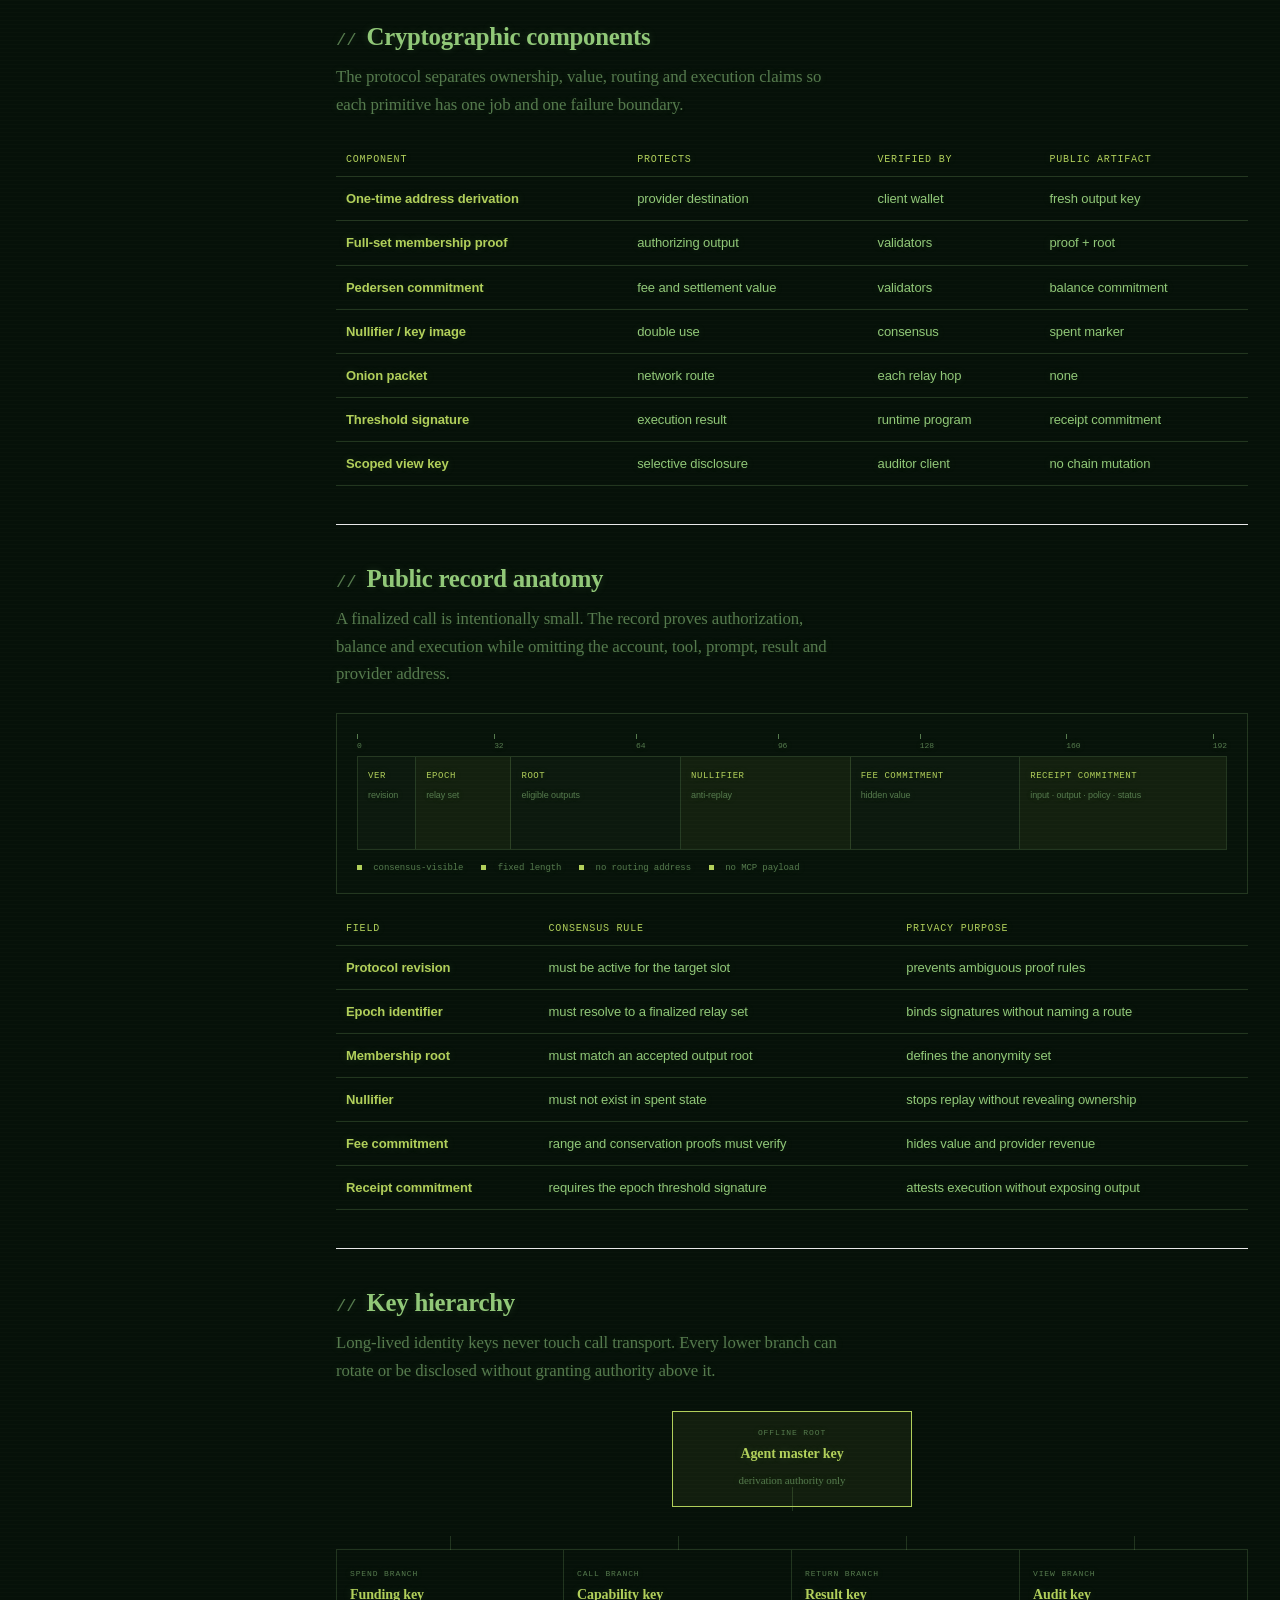
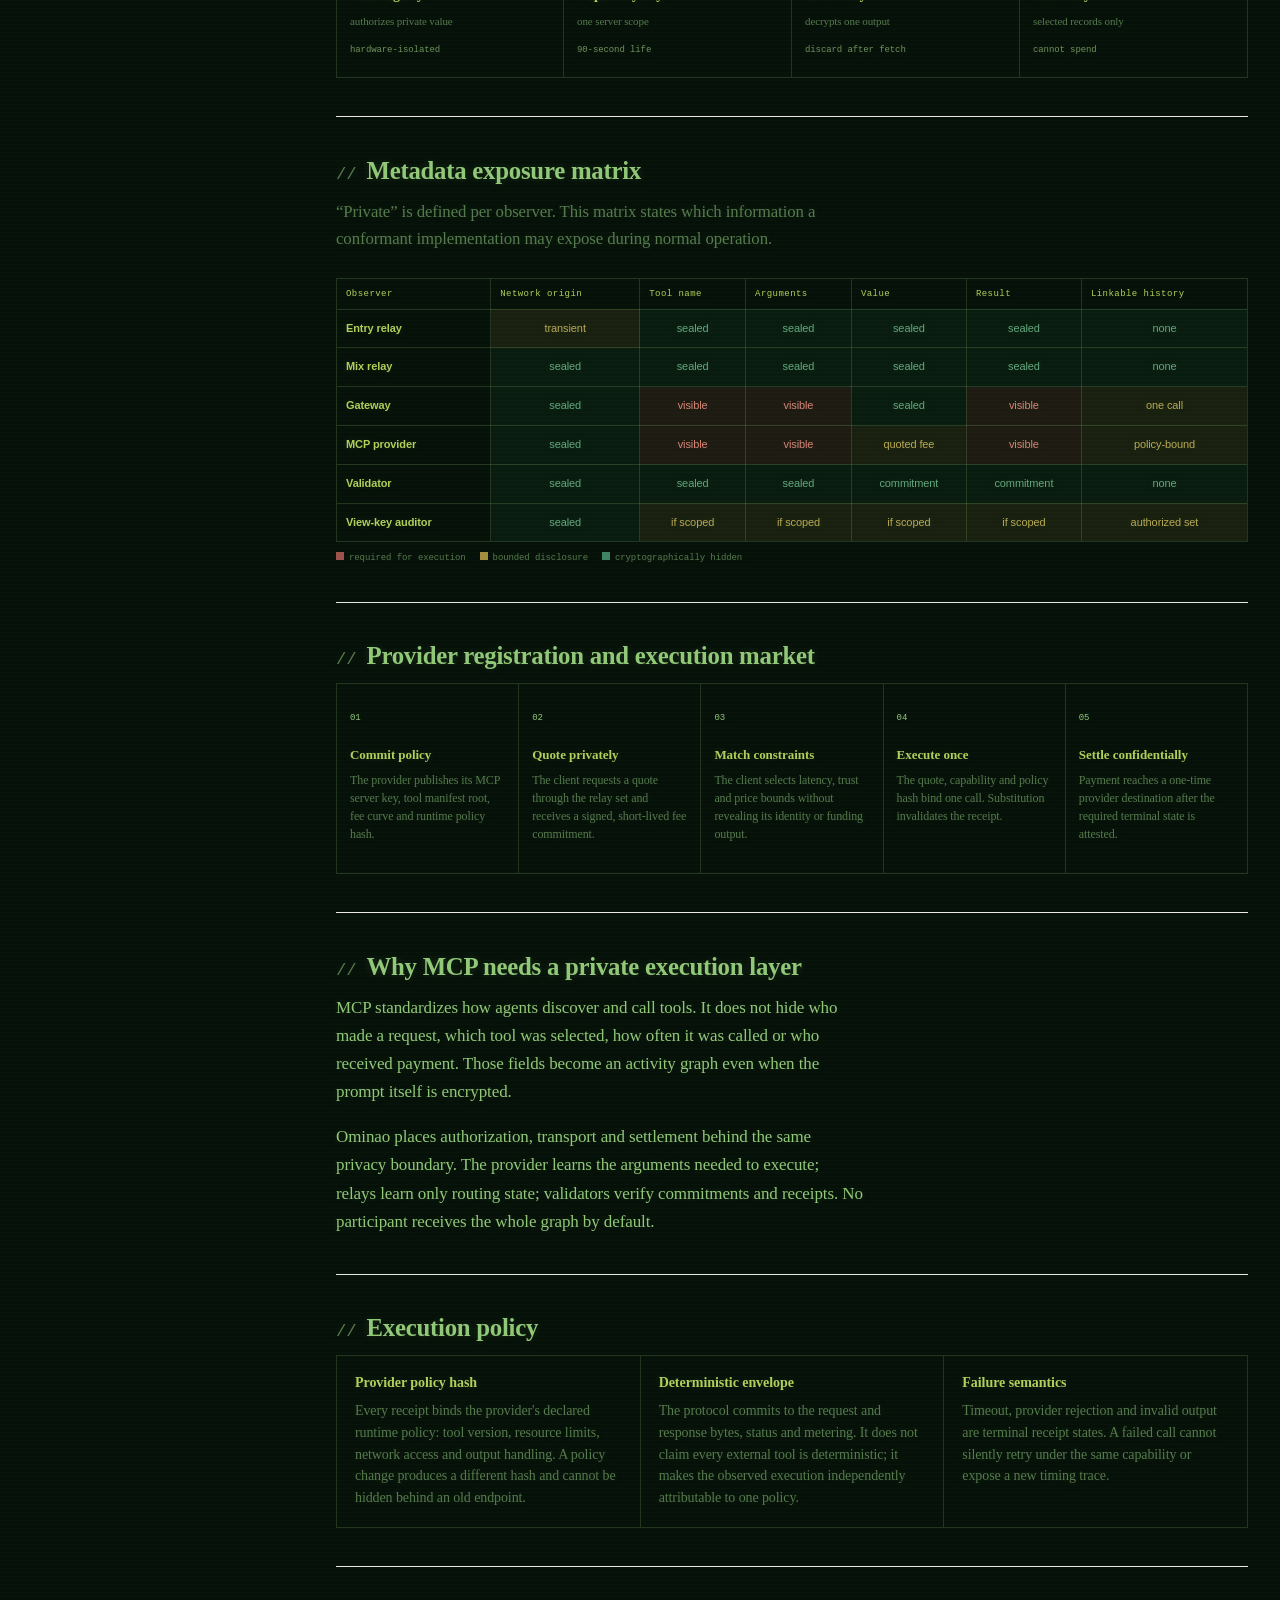
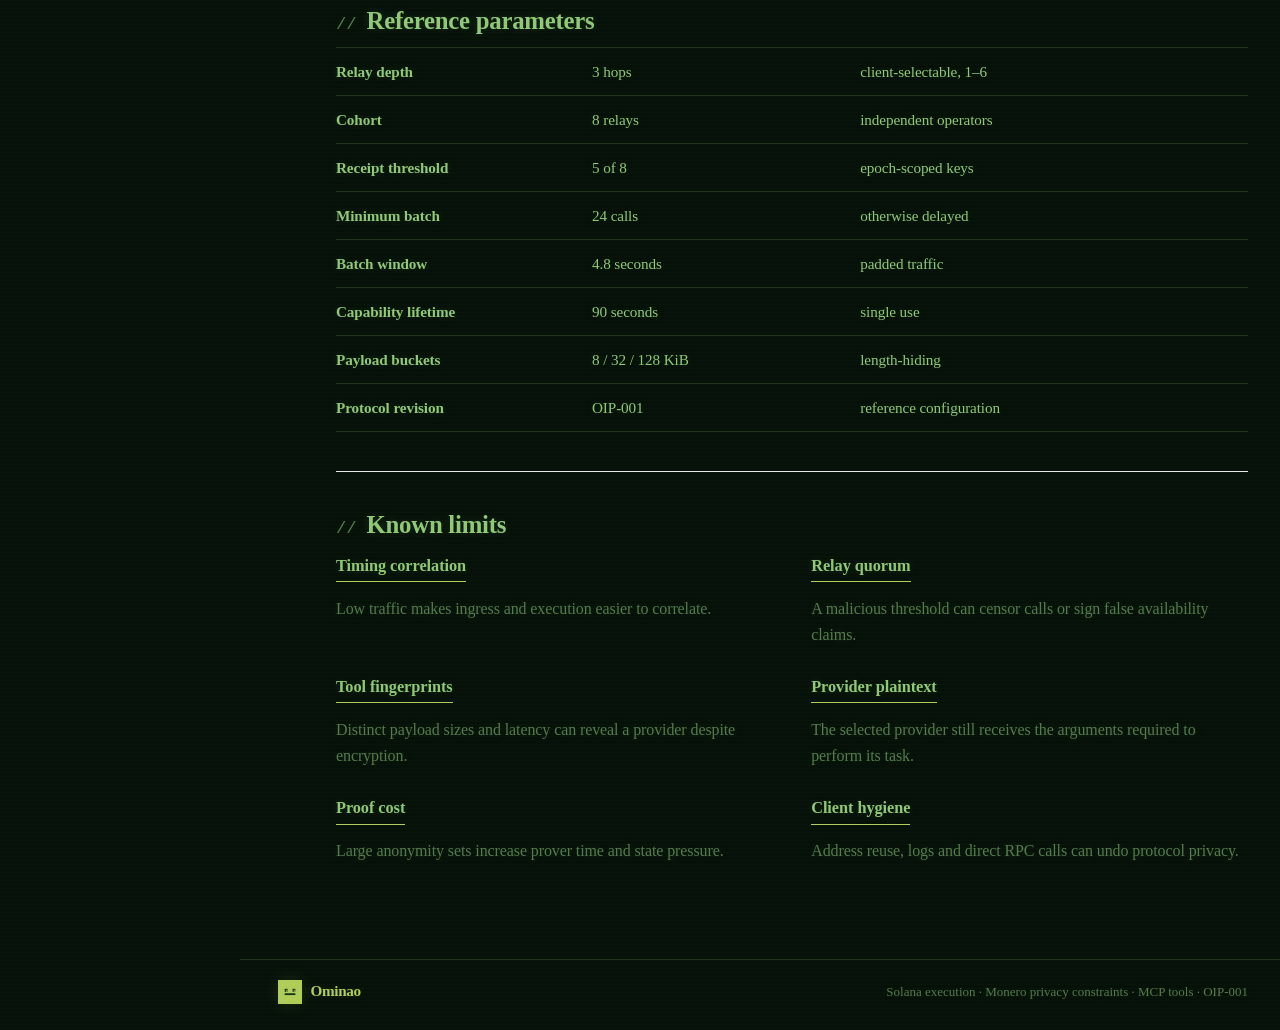
<file: nodes/index.html>
<!doctype html>
<html lang="en">
<head>
  <meta charset="utf-8">
  <meta name="viewport" content="width=device-width, initial-scale=1">
  <title>Relay Network ? Ominao</title>
  <meta name="description" content="Ominao is a privacy-native Solana fork for confidential MCP calls, private settlement and verifiable agent execution.">
  <meta property="og:title" content="Relay Network ? Ominao">
  <meta property="og:description" content="Ominao is a privacy-native Solana fork for confidential MCP calls, private settlement and verifiable agent execution.">
  <meta name="twitter:card" content="summary">
  <meta name="twitter:title" content="Relay Network ? Ominao">
  <meta name="twitter:description" content="Ominao is a privacy-native Solana fork for confidential MCP calls, private settlement and verifiable agent execution.">
  <link rel="icon" type="image/png" href="../ominao-logo.png">
  <link rel="stylesheet" href="../_next/static/css/521fb735f4d38d11.css">
  <link rel="stylesheet" href="../ominao-terminal.css">
  <script src="../ominao-brand.js" defer></script>
</head>
<body>
  <a class="skip" href="#main">Skip to content</a>
  <header class="d-header"></header>
  <div class="wrap">
    <aside class="sidebar"></aside>
    <div class="frame">
      <main id="main"></main>
      <footer class="foot"></footer>
    </div>
  </div>
</body>
</html>
</file>
<file: _next/static/css/521fb735f4d38d11.css>
@font-face{font-family:Inter;font-style:normal;font-weight:100 900;font-display:swap;src:url(../media/ba9851c3c22cd980-s.woff2) format("woff2");unicode-range:u+0460-052f,u+1c80-1c8a,u+20b4,u+2de0-2dff,u+a640-a69f,u+fe2e-fe2f}@font-face{font-family:Inter;font-style:normal;font-weight:100 900;font-display:swap;src:url(../media/21350d82a1f187e9-s.woff2) format("woff2");unicode-range:u+0301,u+0400-045f,u+0490-0491,u+04b0-04b1,u+2116}@font-face{font-family:Inter;font-style:normal;font-weight:100 900;font-display:swap;src:url(../media/c5fe6dc8356a8c31-s.woff2) format("woff2");unicode-range:u+1f??}@font-face{font-family:Inter;font-style:normal;font-weight:100 900;font-display:swap;src:url(../media/19cfc7226ec3afaa-s.woff2) format("woff2");unicode-range:u+0370-0377,u+037a-037f,u+0384-038a,u+038c,u+038e-03a1,u+03a3-03ff}@font-face{font-family:Inter;font-style:normal;font-weight:100 900;font-display:swap;src:url(../media/df0a9ae256c0569c-s.woff2) format("woff2");unicode-range:u+0102-0103,u+0110-0111,u+0128-0129,u+0168-0169,u+01a0-01a1,u+01af-01b0,u+0300-0301,u+0303-0304,u+0308-0309,u+0323,u+0329,u+1ea0-1ef9,u+20ab}@font-face{font-family:Inter;font-style:normal;font-weight:100 900;font-display:swap;src:url(../media/8e9860b6e62d6359-s.woff2) format("woff2");unicode-range:u+0100-02ba,u+02bd-02c5,u+02c7-02cc,u+02ce-02d7,u+02dd-02ff,u+0304,u+0308,u+0329,u+1d00-1dbf,u+1e00-1e9f,u+1ef2-1eff,u+2020,u+20a0-20ab,u+20ad-20c4,u+2113,u+2c60-2c7f,u+a720-a7ff}@font-face{font-family:Inter;font-style:normal;font-weight:100 900;font-display:swap;src:url(../media/e4af272ccee01ff0-s.p.woff2) format("woff2");unicode-range:u+00??,u+0131,u+0152-0153,u+02bb-02bc,u+02c6,u+02da,u+02dc,u+0304,u+0308,u+0329,u+2000-206f,u+20ac,u+2122,u+2191,u+2193,u+2212,u+2215,u+feff,u+fffd}@font-face{font-family:Inter Fallback;src:local("Arial");ascent-override:90.44%;descent-override:22.52%;line-gap-override:0.00%;size-adjust:107.12%}.__className_d8ebd1{font-family:Inter,Inter Fallback;font-style:normal}.__variable_d8ebd1{--font-ui:"Inter","Inter Fallback"}@font-face{font-family:Newsreader;font-style:normal;font-weight:200 800;font-display:swap;src:url(../media/b5963afcf1479527-s.woff2) format("woff2");unicode-range:u+0102-0103,u+0110-0111,u+0128-0129,u+0168-0169,u+01a0-01a1,u+01af-01b0,u+0300-0301,u+0303-0304,u+0308-0309,u+0323,u+0329,u+1ea0-1ef9,u+20ab}@font-face{font-family:Newsreader;font-style:normal;font-weight:200 800;font-display:swap;src:url(../media/5ed7d4ff5e59016d-s.woff2) format("woff2");unicode-range:u+0100-02ba,u+02bd-02c5,u+02c7-02cc,u+02ce-02d7,u+02dd-02ff,u+0304,u+0308,u+0329,u+1d00-1dbf,u+1e00-1e9f,u+1ef2-1eff,u+2020,u+20a0-20ab,u+20ad-20c4,u+2113,u+2c60-2c7f,u+a720-a7ff}@font-face{font-family:Newsreader;font-style:normal;font-weight:200 800;font-display:swap;src:url(../media/84adbee2f2a7cb50-s.p.woff2) format("woff2");unicode-range:u+00??,u+0131,u+0152-0153,u+02bb-02bc,u+02c6,u+02da,u+02dc,u+0304,u+0308,u+0329,u+2000-206f,u+20ac,u+2122,u+2191,u+2193,u+2212,u+2215,u+feff,u+fffd}@font-face{font-family:Newsreader Fallback;src:local("Times New Roman");ascent-override:69.68%;descent-override:25.12%;line-gap-override:0.00%;size-adjust:105.48%}.__className_47c7a6{font-family:Newsreader,Newsreader Fallback;font-style:normal}.__variable_47c7a6{--font-serif:"Newsreader","Newsreader Fallback"}:root{--paper:#ffffff;--paper-2:#f7f7f7;--ink:#222222;--ink-2:#4a4a4a;--ink-3:#919191;--rule:#e9e9e9;--rule-2:#e0e0e0;--header:#ffffff;--gold:#f4b76c;--gold-dk:#c48a3a;--teal:#12A89D;--teal-dk:#0d7d74;--link:#085e7d;--bar:#222222;--live:#0d7d74;--stamp:#c25b56;--xmr:#c48a3a;--sidebar:240px;--header-h:52px;--r:4px}*,:after,:before{box-sizing:border-box}html{-webkit-text-size-adjust:100%;scroll-behavior:smooth}@media (prefers-reduced-motion:reduce){html{scroll-behavior:auto}}body{margin:0;background:var(--paper);color:var(--ink);font-family:var(--font-ui),Arial,Helvetica,sans-serif;font-size:15px;line-height:1.5;-webkit-font-smoothing:antialiased}.skip{position:absolute;left:-9999px;top:0;z-index:50;background:var(--ink);color:var(--paper);padding:.7rem 1.1rem;font-size:.9rem}.skip:focus{left:.75rem;top:.75rem}:focus-visible{outline:2px solid var(--gold-dk);outline-offset:2px}.badge,.badge-category,.btn,.btn-ghost,.change-table,.control,.d-header,.docs-toc,.fancy-title,.foot-note,.header-logo,.header-status,.node-table,.params,.readouts,.scope-cap,.sec-h,.side-nav,.topic-meta,.tri-t,.wordmark,h1,h2,h3{font-family:var(--font-ui),Arial,Helvetica,sans-serif}.fancy-title,h1{margin:0;font-size:clamp(1.55rem,2.4vw,2.05rem);letter-spacing:-.012em;color:var(--ink);text-wrap:balance}.fancy-title,.sec-h,h1{line-height:1.2;font-weight:700}.sec-h{margin:0 0 .75rem;font-size:clamp(1.25rem,2vw,1.55rem);letter-spacing:-.01em}h3{margin:0 0 .35rem;font-size:1.02rem;font-weight:700;letter-spacing:-.004em;line-height:1.3}.xmr{color:var(--gold-dk)}.redact{display:inline-block;position:relative;background:var(--bar);color:transparent;-webkit-user-select:none;-moz-user-select:none;user-select:none;border-radius:1px;vertical-align:baseline;padding:0 .12em}.redact>span{visibility:hidden}.d-header{position:-webkit-sticky;position:sticky;top:0;z-index:30;height:var(--header-h);display:flex;align-items:center;justify-content:space-between;gap:1rem;padding:0 1.15rem;background:var(--header);box-shadow:0 1px 4px rgba(0,0,0,.12)}.header-logo{display:inline-flex;align-items:center;gap:.55rem;color:var(--ink);text-decoration:none;font-weight:700;font-size:1.05rem;letter-spacing:-.02em}.header-logo img{height:30px;width:30px;display:block;object-fit:contain;image-rendering:pixelated}.header-actions{display:flex;align-items:center;gap:.55rem}.header-badge{font-size:.8125rem;white-space:nowrap}.wrap{display:flex;align-items:flex-start;min-height:calc(100vh - var(--header-h))}.sidebar{position:-webkit-sticky;position:sticky;top:var(--header-h);width:var(--sidebar);flex:0 0 var(--sidebar);height:calc(100vh - var(--header-h));padding:1rem .85rem 1.5rem;border-right:1px solid var(--rule);background:var(--paper);overflow:auto}.wordmark{display:inline-flex;align-items:center;gap:.5rem;font-weight:700;font-size:1rem;letter-spacing:-.02em;color:var(--ink);text-decoration:none;padding:0 .4rem}.wordmark-logo{width:32px;height:32px;object-fit:contain;display:block;image-rendering:pixelated}.wordmark-sm{font-size:.95rem}.wordmark-sm .wordmark-logo{width:24px;height:24px}.wordmark-name{font-weight:700;letter-spacing:-.02em}.side-nav{margin-top:1.15rem}.side-group{margin-bottom:1.15rem}.side-group ul{margin:0;padding:0;list-style:none}.side-label{margin:0 0 .35rem;padding:.15rem .4rem;font-size:.72rem;font-weight:700;letter-spacing:.02em;text-transform:uppercase;color:var(--ink-3)}.side-nav a{display:flex;align-items:center;gap:.55rem;padding:.38rem .5rem;border-radius:var(--r);color:var(--ink-2);text-decoration:none;font-size:.9rem;font-weight:500}.side-nav a:hover{background:var(--paper-2);color:var(--ink)}.side-nav a.is-active{background:#ececec;color:var(--ink);font-weight:650}.cat-dot{width:10px;height:10px;flex:0 0 10px;border-radius:2px}.frame{flex:1 1;min-width:0;min-height:calc(100vh - var(--header-h));display:flex;flex-direction:column}main{flex:1 1;padding:1.35rem 2rem 0}.btn{display:inline-block;cursor:pointer;font-family:var(--font-ui),Arial,Helvetica,sans-serif;font-size:.8125rem;font-weight:650;padding:.42rem .85rem;border-radius:var(--r);text-decoration:none;white-space:nowrap}.btn-solid{border:none;background:var(--gold);color:#1a1408;font-weight:700}.btn-solid:hover{background:#ffc57a}.btn-line{background:transparent;color:var(--ink);border:1px solid var(--rule)}.btn-line:hover{background:var(--paper-2)}.btn-lg{font-size:.875rem;padding:.55rem 1.05rem}.btn-x{display:inline-flex;align-items:center;justify-content:center;gap:.4rem;padding-inline:.65rem}.btn-x svg{display:block;width:12px;height:12px;flex:none}.btn-ghost{display:inline-block;color:var(--link);font-size:.95rem;font-weight:560;text-decoration:none;font-family:var(--font-ui),Arial,Helvetica,sans-serif;padding:.55rem 0;border-bottom:1.5px solid transparent}.btn-ghost:hover{border-bottom-color:var(--gold)}.thread{max-width:820px;padding-bottom:2rem}.thread-head{padding-bottom:.85rem}.topic-category{display:flex;align-items:center;gap:1rem;margin-top:.55rem}.badge-category{--category-badge-color:#f4b76c;display:inline-flex;align-items:center;gap:.45rem;font-size:.8125rem;font-weight:650;color:var(--ink-2)}.badge-category:before{content:"";width:10px;height:10px;background:var(--category-badge-color);border-radius:2px}.thread-pages{margin-left:auto}.thread-pages .is-current{display:inline-flex;align-items:center;justify-content:center;min-width:1.55rem;height:1.55rem;background:var(--gold);color:#1a1408;font-weight:700;font-size:.78rem;border-radius:2px}.post{display:grid;grid-template-columns:48px minmax(0,1fr);grid-gap:.75rem 1rem;gap:.75rem 1rem;margin-top:.35rem;padding-top:1.1rem;border-top:1px solid var(--rule)}.topic-avatar img{width:45px;height:45px;display:block;object-fit:contain;image-rendering:pixelated;border-radius:4px}.topic-meta{display:flex;align-items:baseline;gap:.7rem;flex-wrap:wrap;margin-bottom:.95rem;font-size:.9rem}.username{font-weight:700;color:var(--ink)}.post-note{color:var(--ink-3);font-size:.8125rem}.cooked{font-family:var(--font-serif),Georgia,"Times New Roman",serif;font-optical-sizing:auto;font-size:1.0625rem}.cooked,.dek{line-height:1.62}.dek{margin:0 0 1.15rem;max-width:62ch;font-size:1.08rem;color:var(--ink-2)}.dek strong{color:var(--ink);font-weight:600}.pitch-actions{margin:0 0 1.6rem;display:flex;align-items:center;gap:1.4rem;flex-wrap:wrap}.instrument{background:var(--paper-2);color:var(--ink);border:1px solid var(--rule);border-radius:var(--r);padding:1.1rem 1.15rem 1.2rem;margin:0 0 1.8rem}.scope{margin:0}.scope-cap{display:flex;justify-content:space-between;align-items:baseline;gap:1rem;flex-wrap:wrap;padding-bottom:.5rem;border-bottom:1px solid var(--rule)}.scope-title{font-size:.8125rem;font-weight:650;color:var(--ink)}.scope-live{font-size:.75rem;color:var(--ink-3);font-feature-settings:"tnum";font-variant-numeric:tabular-nums}.scope svg{display:block;width:100%;height:auto;margin-top:.35rem}.scope .wire{stroke:#d4d4d4;stroke-width:1.2;fill:none}.scope .wire-hot{stroke:var(--gold-dk);stroke-width:1.9;fill:none}.scope .hop{fill:var(--paper);stroke:var(--ink);stroke-width:1.4}.scope .hop-npc{fill:var(--paper);stroke:var(--ink-3);stroke-width:1.2;stroke-dasharray:3 2.5}.scope .hop-bar{fill:var(--bar)}.scope .lab{font:500 12px var(--font-ui),sans-serif;fill:var(--ink-2)}.scope .lab-sm{font:500 10.5px var(--font-ui),sans-serif;fill:var(--ink-3)}.scope .lab-key{font:700 12px var(--font-ui),sans-serif;fill:var(--ink)}.scope .zone{fill:none;stroke:#d4d4d4;stroke-width:1;stroke-dasharray:4 3}.scope .packet{fill:var(--gold)}.scope .rule-line{stroke:var(--rule)}.control{margin-top:1.1rem;display:grid;grid-template-columns:auto 1fr auto;align-items:center;grid-gap:1rem;gap:1rem}.control label{font-size:.8125rem;font-weight:620;color:var(--ink)}.control output{font-size:.875rem;font-weight:700;color:var(--gold-dk);font-feature-settings:"tnum";font-variant-numeric:tabular-nums;min-width:4.5ch;text-align:right}.control-note{grid-column:1/-1;margin:.15rem 0 0;font-size:.9rem;line-height:1.5;max-width:62ch;color:var(--ink-2)}input[type=range]{-webkit-appearance:none;-moz-appearance:none;appearance:none;width:100%;height:22px;background:transparent;cursor:pointer}input[type=range]::-webkit-slider-runnable-track{height:3px;background:#d4d4d4;border-radius:2px}input[type=range]::-moz-range-track{height:3px;background:#d4d4d4;border-radius:2px}input[type=range]::-webkit-slider-thumb{-webkit-appearance:none;appearance:none;width:16px;height:16px;margin-top:-6.5px;border-radius:50%;background:var(--gold);border:none}input[type=range]::-moz-range-thumb{width:16px;height:16px;border:none;border-radius:50%;background:var(--gold)}.readouts{margin:1.1rem 0 0;padding-top:1.1rem;border-top:1px solid var(--rule);display:grid;grid-template-columns:repeat(4,1fr);grid-gap:1.2rem 1.6rem;gap:1.2rem 1.6rem}.readouts dt{margin:0;font-size:.75rem;font-weight:600;color:var(--ink-3);line-height:1.3;min-height:2.4em}.readouts dd{margin:.3rem 0 0;border-top:1px solid var(--rule);padding-top:.28rem;font-feature-settings:"tnum";font-variant-numeric:tabular-nums;font-size:1.35rem;font-weight:750;letter-spacing:-.03em;line-height:1.1;font-family:var(--font-ui),sans-serif}.readouts dd small{font-size:.72rem;font-weight:650;letter-spacing:0;color:var(--ink-3);margin-left:.2rem}.readouts .good{color:var(--teal-dk)}.readouts .warn{color:var(--stamp)}.band{padding-block:2.4rem}.band+.band{border-top:1px solid var(--rule)}.sec-lede{margin:0 0 1.6rem;max-width:60ch;font-size:1.05rem;color:var(--ink-2)}.statement{margin:0;max-width:36ch;font-size:clamp(1.35rem,2.6vw,1.85rem);line-height:1.28;font-weight:400;letter-spacing:-.012em;text-wrap:balance}.launch-facts{margin:2rem 0 0;padding:0;list-style:none;display:grid;grid-template-columns:repeat(3,minmax(0,1fr));grid-gap:0 1.6rem;gap:0 1.6rem;border-top:1px solid var(--rule)}.launch-facts li{padding-top:1rem;display:flex;flex-direction:column;gap:.4rem}.launch-facts strong{font-family:var(--font-ui),sans-serif;font-size:.82rem;font-weight:700}.launch-facts span{color:var(--ink-2);font-size:.98rem;line-height:1.45}.launch-facts a{font-family:var(--font-ui),sans-serif;font-size:.82rem;font-weight:620;color:var(--link);text-decoration:none;border-bottom:1.5px solid var(--gold);align-self:start;padding-bottom:1px}.launch-facts a:hover{background:var(--gold);color:var(--ink)}.steps{margin:0;padding:0;list-style:none;counter-reset:step;border-top:1px solid var(--rule)}.steps li{counter-increment:step;display:grid;grid-template-columns:2.1rem minmax(0,11rem) minmax(0,1fr);grid-gap:1rem 1.3rem;gap:1rem 1.3rem;align-items:baseline;padding:1.15rem 0;border-bottom:1px solid var(--rule)}.steps li:before{content:counter(step);font-family:var(--font-ui),sans-serif;font-size:1.15rem;font-weight:750;color:var(--teal-dk);font-feature-settings:"tnum";font-variant-numeric:tabular-nums}.steps h3{font-size:1.05rem;font-weight:700}.steps p{margin:0;max-width:58ch;color:var(--ink-2)}.docs code,.essay code,.params code,.steps code,.table-note code{font-family:ui-monospace,SFMono-Regular,Menlo,Consolas,monospace;font-size:.86em;background:var(--paper-2);padding:.1em .35em;color:var(--ink)}.aside{margin-top:2rem;border-left:3px solid var(--gold);padding:.1rem 0 .1rem 1.15rem;max-width:68ch}.aside h3{font-size:1.02rem}.aside p{margin:0;color:var(--ink-2)}.views{display:grid;grid-template-columns:repeat(2,minmax(0,1fr));grid-gap:1rem;gap:1rem;margin-bottom:1.2rem}.view{border:1px solid var(--rule);border-radius:var(--r);background:var(--paper);padding:.9rem 1rem 1rem}.view-cap{margin:0 0 .75rem;padding-bottom:.5rem;border-bottom:1px solid var(--rule);font-family:var(--font-ui),sans-serif;font-size:.75rem;font-weight:650;display:flex;justify-content:space-between;gap:.6rem;color:var(--ink)}.view-cap em{font-style:normal;color:var(--ink-3);font-weight:500}.ledger{margin:0;padding:0;list-style:none;font-family:ui-monospace,SFMono-Regular,Menlo,Consolas,monospace;font-size:.78rem;display:grid;grid-gap:.42rem;gap:.42rem}.ledger li{display:grid;grid-template-columns:minmax(0,9ch) minmax(0,1fr) auto;grid-gap:.7rem;gap:.7rem;align-items:center;font-feature-settings:"tnum";font-variant-numeric:tabular-nums}.ledger .addr{color:var(--ink-2);overflow:hidden;text-overflow:ellipsis;white-space:nowrap}.ledger .amt{color:var(--ink)}.ledger .amt.buy{color:var(--teal-dk)}.ledger .amt.sell{color:var(--stamp)}.tradeoff{display:grid;grid-template-columns:minmax(0,.85fr) minmax(0,1fr);grid-gap:clamp(1.2rem,3vw,2.4rem);gap:clamp(1.2rem,3vw,2.4rem);align-items:center}.tri{width:100%;height:auto}.tri-t{fill:var(--ink);font:700 15px var(--font-ui),sans-serif;letter-spacing:-.01em}.tri-off{fill:var(--ink-3)}.tri-notes p{margin:0 0 1.05rem;max-width:52ch;color:var(--ink-2)}.tri-notes p:last-child{margin-bottom:0}.tri-notes strong{color:var(--ink);font-weight:600}.essay{max-width:62ch}.essay p{margin:0 0 1.1rem;font-size:1.0625rem;line-height:1.65;color:var(--ink-2)}.essay p:last-child{margin-bottom:0}.essay strong{color:var(--ink);font-weight:600}.essay .sec-h{margin-bottom:1.2rem}.change-table{width:100%;border-collapse:collapse;font-size:.95rem;font-family:var(--font-ui),sans-serif}.change-table th{text-align:left;padding:.55rem .8rem .55rem 0;font-size:.75rem;font-weight:650;color:var(--ink-3)}.change-table td,.change-table th{border-bottom:1px solid var(--rule)}.change-table td{padding:.8rem .8rem .8rem 0;vertical-align:top}.change-table .c-area{width:5.5rem;color:var(--ink-3);font-size:.82rem;white-space:nowrap}.change-table .c-change{width:19rem;color:var(--ink);font-weight:650}.change-table .c-why{color:var(--ink-2);font-family:var(--font-serif),Georgia,serif;font-size:1rem;line-height:1.55}.prs{display:flex;gap:.35rem;flex-wrap:wrap;margin-top:.4rem}.prs a{font-size:.75rem;color:var(--link);text-decoration:none;border:1px solid var(--rule);padding:.05rem .35rem;border-radius:var(--r);font-feature-settings:"tnum";font-variant-numeric:tabular-nums;font-family:var(--font-ui),sans-serif}.prs a:hover{border-color:var(--gold-dk);color:var(--ink);background:var(--gold)}.node-table{width:100%;border-collapse:collapse;font-size:.82rem;font-feature-settings:"tnum";font-variant-numeric:tabular-nums;font-family:var(--font-ui),sans-serif}.node-table th{text-align:left;font-size:.75rem;font-weight:650;color:var(--ink-3);white-space:nowrap}.node-table td,.node-table th{padding:.45rem .7rem .45rem 0;border-bottom:1px solid var(--rule)}.node-table td{color:var(--ink-2)}.node-table .n-url{color:var(--ink);word-break:break-all}.node-table .n-tls{color:var(--teal-dk);font-weight:650}.node-table .n-plain{color:var(--ink-3)}.node-table .n-lag{text-align:right;white-space:nowrap}.node-table .n-lag.tip{color:var(--teal-dk);font-weight:650}.table-note{margin:.9rem 0 0;font-size:.9rem;color:var(--ink-3);max-width:64ch}.params{width:100%;border-collapse:collapse;font-size:.95rem;font-family:var(--font-ui),sans-serif}.params td,.params th{text-align:left;padding:.7rem 0;border-bottom:1px solid var(--rule);vertical-align:baseline}.params th{font-weight:600;width:16rem;color:var(--ink)}.params td{color:var(--ink-2)}.params .num{font-feature-settings:"tnum";font-variant-numeric:tabular-nums}.params .none{font-weight:680;color:var(--teal-dk)}.params tr:first-child td,.params tr:first-child th{border-top:1px solid var(--rule)}.risks{margin:0;padding:0;list-style:none;display:grid;grid-template-columns:repeat(2,minmax(0,1fr));grid-gap:1.6rem 2.4rem;gap:1.6rem 2.4rem}.risks li{max-width:46ch}.risks h3{padding-bottom:.35rem;border-bottom:1.5px solid var(--ink);display:inline-block}.risks p{margin:.5rem 0 0;color:var(--ink-2);font-size:1rem}.credit{max-width:62ch}.credit p{margin:0 0 1.1rem;color:var(--ink-2)}.cite{font-family:var(--font-ui),sans-serif;font-weight:650;font-size:1rem;color:var(--link);text-decoration:none;border-bottom:2px solid var(--gold);padding-bottom:1px}.cite:hover{background:var(--gold);color:var(--ink)}.cite-sub{display:block;margin-top:.3rem;font-size:.85rem;color:var(--ink-3);font-family:var(--font-ui),sans-serif}.disclaim{font-size:.9rem;color:var(--ink-3);max-width:62ch;padding-top:1rem}.disclaim,.foot{border-top:1px solid var(--rule)}.foot{display:flex;gap:1.5rem;align-items:center;flex-wrap:wrap;padding:1.25rem 2rem 1.8rem;margin-top:1.5rem}.foot-note{font-size:.8125rem;color:var(--ink-3);margin-left:auto}.docs{max-width:820px}.docs-toc{display:flex;flex-wrap:wrap;gap:.4rem 1.2rem;margin:0 0 2rem;padding-bottom:1rem;border-bottom:1px solid var(--rule);font-family:var(--font-ui),sans-serif}.docs-toc a{color:var(--ink-2);text-decoration:none;font-size:.88rem;font-weight:560}.docs-toc a:hover{color:var(--ink)}.docs section{margin-bottom:2rem}.docs h2{font-family:var(--font-ui),sans-serif;font-size:1.3rem;font-weight:700;margin:0 0 .65rem}.docs p{margin:0 0 .95rem}.docs ol,.docs p,.docs ul{max-width:62ch;color:var(--ink-2)}.docs ol,.docs ul{margin:0 0 1rem;padding-left:1.2rem}.docs li{margin-bottom:.45rem}pre.code{margin:0 0 1.2rem;background:var(--paper-2);color:var(--ink);border:1px solid var(--rule);border-radius:var(--r);padding:.9rem 1rem;overflow-x:auto;font-family:ui-monospace,SFMono-Regular,Menlo,Consolas,monospace;font-size:.78rem;line-height:1.6}pre.code .cm{color:var(--ink-3)}pre.code .st{color:#8a5a12}pre.code .kw{color:var(--teal-dk)}@media (max-width:1040px){.tradeoff{grid-template-columns:1fr}.tri{max-width:440px;margin-inline:auto}.steps li{grid-template-columns:2.2rem minmax(0,1fr);gap:.8rem 1rem}.steps p{grid-column:2}}@media (max-width:900px){.readouts{grid-template-columns:repeat(2,1fr)}.readouts dt{min-height:0}.views{grid-template-columns:1fr}}@media (max-width:860px){.wrap{display:block}.sidebar{position:static;width:auto;height:auto;border-right:none;border-bottom:1px solid var(--rule);padding:.85rem 1.1rem 1rem}.side-nav{display:flex;flex-wrap:wrap;gap:0 1.4rem;margin-top:.7rem}.side-group{margin-bottom:.35rem}.frame{min-height:0}.foot,main{padding-inline:1.1rem}}@media (max-width:820px){.launch-facts,.risks{grid-template-columns:1fr}.launch-facts li{border-top:1px solid var(--rule)}.launch-facts li:first-child{border-top:none}.params td,.params th{display:block}.params th{width:auto;border-bottom:none;padding-bottom:.1rem}.params tr:first-child td{border-top:none}.change-table .c-change{width:auto}.change-table,.change-table tbody,.change-table td,.change-table tr{display:block;width:auto}.change-table thead{display:none}.change-table tr{border-bottom:1px solid var(--rule);padding:.9rem 0}.change-table td{border:none;padding:0 0 .35rem}}@media (max-width:620px){.readouts{grid-template-columns:1fr;gap:1.1rem}.control{grid-template-columns:1fr auto}.control input[type=range]{grid-column:1/-1;grid-row:2}.post{grid-template-columns:1fr}.topic-avatar{display:none}}
</file>
<file: ominao-terminal.css>
:root {
  --terminal-bg: #061109;
  --terminal-panel: #09190d;
  --terminal-ink: #91c878;
  --terminal-bright: #b1cf5a;
  --terminal-dim: #557a4d;
  --terminal-line: rgba(145, 200, 120, .2);
}

html,
body {
  background: var(--terminal-bg) !important;
  color: var(--terminal-ink) !important;
}

body::after {
  content: "";
  position: fixed;
  inset: 0;
  pointer-events: none;
  z-index: 9999;
  opacity: .16;
  background: repeating-linear-gradient(
    to bottom,
    rgba(177, 207, 90, .08) 0,
    rgba(177, 207, 90, .08) 1px,
    transparent 1px,
    transparent 4px
  );
  mix-blend-mode: screen;
}

body,
button,
input,
textarea,
select {
  text-shadow: 0 0 8px rgba(145, 200, 120, .18);
}

body :is(h1,h2,h3,h4,p,span,strong,b,small,em,li,dt,dd,th,td,label,time,code,pre) {
  color: inherit !important;
}

.post,
.essay,
.statement,
.tradeoff,
.cooked,
.views,
.change-table,
.steps,
.risks,
.params,
.aside,
.tri-notes,
.control,
.readouts,
.launch-facts,
.instrument,
.ledger {
  color: var(--terminal-ink) !important;
}

a {
  color: var(--terminal-bright) !important;
}

.d-header,
.sidebar,
.view,
.view.is-public {
  background: var(--terminal-bg) !important;
}

.sidebar {
  border-right: 0 !important;
}

.sidebar > .wordmark {
  display: none !important;
}

.d-header,
.sidebar,
.foot,
.thread-head,
.sec-h,
.change-table > *,
.node-table > *,
.params > *,
.ledger > *,
.steps > *,
.risks > *,
.tradeoff,
.tri,
.view,
.instrument,
table,
th,
td {
  border-color: var(--terminal-line) !important;
}

.side-nav a:hover,
.side-nav a.is-active,
a.is-active {
  background: rgba(145, 200, 120, .1) !important;
  color: var(--terminal-bright) !important;
}

.instrument,
code,
pre,
.ledger,
.view,
.post-note,
.note,
.wire {
  background-color: var(--terminal-panel) !important;
}

.view.is-public {
  background-color: rgba(145, 200, 120, .035) !important;
}

.btn,
button {
  background: transparent !important;
  border-color: var(--terminal-line) !important;
  color: var(--terminal-bright) !important;
}

.btn-solid,
.btn:hover,
button:hover {
  background: var(--terminal-bright) !important;
  color: var(--terminal-bg) !important;
  text-shadow: none;
}

.badge,
.header-badge,
.topic-category,
.is-current,
mark {
  background: rgba(177, 207, 90, .14) !important;
  color: var(--terminal-bright) !important;
  border-color: var(--terminal-line) !important;
}

.header-badge::before,
.header-status::before,
.topic-category::before {
  background: var(--terminal-bright) !important;
}

input[type="range"] {
  accent-color: var(--terminal-bright) !important;
}

input[type="range"]::-webkit-slider-thumb {
  background: var(--terminal-bright) !important;
  border-color: var(--terminal-bright) !important;
}

.redact,
.redact-live {
  background: var(--terminal-bright) !important;
}

.good,
.buy,
.amt,
.num,
.scope-live {
  color: var(--terminal-bright) !important;
}

.sell,
.warn,
.none,
.muted,
.topic-meta,
.cite,
.cite-sub,
.foot-note,
.table-note,
.control-note,
.sec-lede,
.dek {
  color: var(--terminal-dim) !important;
}

svg text { fill: var(--terminal-ink) !important; }
svg line,
svg path:not([fill]),
svg polyline { stroke: var(--terminal-dim) !important; }
svg circle,
svg rect { stroke: var(--terminal-ink) !important; }

.header-logo,
.wordmark-logo,
.topic-avatar {
  image-rendering: auto;
  box-shadow: 0 0 16px rgba(177, 207, 90, .14);
}

.header-logo,
.header-logo span {
  background: transparent !important;
  box-shadow: none !important;
}

.header-social,
.header-ca {
  height: 38px;
  display: inline-flex;
  align-items: center;
  justify-content: center;
  border: 1px solid rgba(145,200,120,.28) !important;
  border-radius: 3px;
  background: rgba(145,200,120,.025) !important;
  color: var(--terminal-bright) !important;
  font-family: var(--font-ui, Arial, sans-serif);
  text-decoration: none;
  text-shadow: none;
  transition: border-color .18s ease, background .18s ease, transform .18s ease;
}

.header-social {
  width: 42px;
  min-width: 42px;
  padding: 0;
  font-size: 12px;
  font-weight: 700;
}

.header-social svg {
  width: 12px;
  height: 12px;
}

.header-social path {
  fill: currentColor !important;
  stroke: none !important;
}

.header-ca {
  min-width: 218px;
  max-width: 340px;
  padding: 0;
  overflow: hidden;
  cursor: pointer;
  display: grid;
  grid-template-columns: 48px minmax(112px, 1fr) 38px;
  text-align: left;
}

.header-ca .ca-label {
  align-self: stretch;
  display: flex;
  align-items: center;
  justify-content: center;
  gap: 6px;
  min-width: 0;
  padding: 0 8px;
  border-right: 1px solid var(--terminal-line);
  color: var(--terminal-dim) !important;
  font: 9px ui-monospace, monospace;
  letter-spacing: .11em;
}

.header-ca .ca-label i {
  width: 5px;
  height: 5px;
  border-radius: 50%;
  background: var(--terminal-bright);
  box-shadow: 0 0 7px rgba(177,207,90,.45);
}

.header-ca.is-pending .ca-label i {
  background: #c4a95b;
  box-shadow: none;
}

.header-ca .ca-value {
  min-width: 0;
  align-self: stretch;
  display: flex;
  flex-direction: column;
  justify-content: center;
  gap: 2px;
  padding: 0 12px;
  overflow: hidden;
}

.header-ca code {
  display: block;
  padding: 0;
  overflow: hidden;
  background: transparent !important;
  color: var(--terminal-bright) !important;
  font: 600 10px ui-monospace, monospace;
  letter-spacing: .055em;
  text-overflow: ellipsis;
  white-space: nowrap;
}

.header-ca .ca-value small {
  color: var(--terminal-dim);
  font: 7px ui-monospace, monospace;
  letter-spacing: .14em;
  line-height: 1;
}

.header-ca .ca-copy {
  align-self: stretch;
  display: grid;
  place-items: center;
  border-left: 1px solid var(--terminal-line);
}

.header-ca .ca-copy svg {
  width: 14px;
  height: 14px;
  margin: 0;
  fill: none;
  stroke: var(--terminal-dim) !important;
  stroke-width: 1.2;
}

.header-ca.is-pending {
  cursor: default;
}

.header-ca.is-pending .ca-copy {
  opacity: .34;
}

.header-social:hover,
.header-ca:hover {
  border-color: var(--terminal-bright) !important;
  background: rgba(177,207,90,.08) !important;
  transform: translateY(-1px);
}

.header-ca.is-pending:hover {
  border-color: rgba(145,200,120,.38) !important;
  background: rgba(145,200,120,.035) !important;
  transform: none;
}

.statement a,
.tri-notes a,
.post a,
.essay a {
  border-color: var(--terminal-bright) !important;
}

.instrument svg circle,
.instrument svg rect {
  filter: sepia(.45) hue-rotate(48deg) saturate(1.25);
}

.topic-avatar {
  box-shadow: none !important;
}

.thread-head .badge-category {
  --category-badge-color: var(--terminal-bright) !important;
}

.instrument output {
  color: var(--terminal-bright) !important;
}

.instrument .packet {
  fill: var(--terminal-bright) !important;
  stroke: var(--terminal-bright) !important;
}

.instrument .wire-hot {
  fill: none !important;
  stroke: var(--terminal-bright) !important;
}

::selection {
  background: var(--terminal-bright);
  color: var(--terminal-bg);
}

::-webkit-scrollbar { width: 10px; }
::-webkit-scrollbar-track { background: var(--terminal-bg); }
::-webkit-scrollbar-thumb { background: #29482a; border: 2px solid var(--terminal-bg); }

@media (prefers-reduced-motion: no-preference) {
  body { animation: terminal-wake .45s ease-out both; }
  @keyframes terminal-wake {
    from { opacity: 0; filter: brightness(1.8) saturate(.5); }
    to { opacity: 1; filter: none; }
  }
}

@media (max-width: 600px) {
  html,
  body { overflow-x: hidden; }
  .d-header { padding-left: 12px !important; padding-right: 12px !important; }
  .header-actions { gap: 6px !important; min-width: 0; }
  .header-actions .btn { padding-left: 9px !important; padding-right: 9px !important; white-space: nowrap; }
  .header-actions .btn-x { display: none !important; }
  .header-badge { white-space: nowrap; }
  .instrument { max-width: 100%; overflow: hidden; }
}

@media (max-width: 380px) {
  .header-status { display: none !important; }
}

/* Ominao protocol content */
.omni-columns,
.omni-grid {
  display: grid;
  gap: 0;
  border: 1px solid var(--terminal-line);
}

.omni-columns {
  grid-template-columns: repeat(3, minmax(0, 1fr));
  margin-top: 28px;
}

.omni-grid {
  grid-template-columns: repeat(2, minmax(0, 1fr));
}

.omni-columns > div,
.omni-grid > article {
  min-width: 0;
  padding: 20px;
  border-right: 1px solid var(--terminal-line);
}

.omni-columns > div:last-child {
  border-right: 0;
}

.omni-grid > article:nth-child(2n) {
  border-right: 0;
}

.omni-grid > article:nth-child(-n+2) {
  border-bottom: 1px solid var(--terminal-line);
}

.omni-columns b,
.omni-grid h3 {
  display: block;
  margin: 0 0 8px;
  color: var(--terminal-bright) !important;
  font-family: var(--font-mono, monospace);
  font-size: 12px;
  letter-spacing: .08em;
  text-transform: uppercase;
}

.omni-columns p,
.omni-grid p {
  margin: 0;
  font-size: 14px;
  line-height: 1.65;
}

.ominao-route svg {
  width: 100%;
  height: auto;
}

.ominao-route .readouts strong,
.ominao-route .readouts span {
  display: block;
}

.ominao-route .readouts strong {
  margin-bottom: 5px;
}

.redacted {
  position: relative;
  color: transparent !important;
}

.redacted::after {
  content: "REDACTED";
  position: absolute;
  left: 0;
  color: var(--terminal-bright);
  letter-spacing: .08em;
}

.docs section {
  scroll-margin-top: 72px;
}

.docs .code {
  max-width: 100%;
  overflow-x: auto;
  white-space: pre;
}

.node-table {
  display: table !important;
  width: 100%;
}

@media (max-width: 760px) {
  .omni-columns,
  .omni-grid {
    grid-template-columns: 1fr;
  }

  .omni-columns > div,
  .omni-grid > article,
  .omni-grid > article:nth-child(2n) {
    border-right: 0;
    border-bottom: 1px solid var(--terminal-line);
  }

  .omni-columns > div:last-child,
  .omni-grid > article:last-child {
    border-bottom: 0;
  }

  .node-table {
    display: block !important;
    overflow-x: auto;
    white-space: nowrap;
  }
}

@media (max-width: 600px) {
  .header-actions .header-badge {
    display: none !important;
  }

  .header-social {
    min-width: 36px;
    width: 36px;
    padding: 0;
  }

  .header-social span {
    display: none;
  }

  .header-ca {
    min-width: 118px;
    max-width: 138px;
    grid-template-columns: 36px minmax(76px, 1fr);
  }

  .header-ca .ca-label {
    min-width: 0;
    gap: 4px;
    padding-inline: 5px;
  }

  .header-ca .ca-value {
    padding-inline: 9px;
  }

  .header-ca .ca-copy {
    display: none;
  }

  .header-ca .copy-hint {
    display: none;
  }

  .ominao-route .scope-live {
    display: none;
  }
}

/* Finished Ominao protocol surfaces */
.thread,
.docs {
  max-width: 980px;
}

.post-body,
.cooked,
.cooked > *,
.anatomy-card,
.protocol-map,
.sequence-figure,
.network-figure {
  min-width: 0;
  max-width: 100%;
  box-sizing: border-box;
}

.cooked {
  letter-spacing: -.006em;
}

.protocol-strip,
.doc-status {
  display: grid;
  grid-template-columns: repeat(4, minmax(0, 1fr));
  margin: 0 0 28px;
  border: 1px solid var(--terminal-line);
  font-family: var(--font-ui, Arial, sans-serif);
}

.protocol-strip > span,
.doc-status > span {
  padding: 12px 14px;
  border-right: 1px solid var(--terminal-line);
  font-size: 12px;
  color: var(--terminal-bright);
}

.protocol-strip > span:last-child,
.doc-status > span:last-child {
  border-right: 0;
}

.protocol-strip small {
  display: block;
  margin-bottom: 4px;
  color: var(--terminal-dim) !important;
  font-family: ui-monospace, monospace;
  font-size: 9px;
  letter-spacing: .11em;
}

.doc-status {
  grid-template-columns: repeat(4, auto);
  margin-bottom: 24px;
}

.doc-status > span {
  padding-block: 9px;
  white-space: nowrap;
}

.doc-status i,
.figure-readout i {
  display: inline-block;
  width: 6px;
  height: 6px;
  margin-right: 7px;
  border-radius: 50%;
  background: var(--terminal-bright);
  box-shadow: 0 0 8px var(--terminal-bright);
}

.anatomy-card,
.protocol-map,
.sequence-figure,
.network-figure {
  margin: 0 0 32px;
  border: 1px solid rgba(145, 200, 120, .32);
  background:
    linear-gradient(rgba(177,207,90,.022) 1px, transparent 1px),
    linear-gradient(90deg, rgba(177,207,90,.022) 1px, transparent 1px),
    #07130a;
  background-size: 24px 24px;
  overflow: hidden;
  font-family: var(--font-ui, Arial, sans-serif);
}

.anatomy-card > figcaption,
.protocol-map > figcaption,
.sequence-figure > figcaption,
.network-figure > figcaption {
  display: flex;
  align-items: center;
  gap: 12px;
  min-height: 42px;
  padding: 0 14px;
  border-bottom: 1px solid var(--terminal-line);
  font-size: 12px;
  letter-spacing: .035em;
}

.anatomy-card figcaption b,
.protocol-map figcaption b,
.sequence-figure figcaption b,
.network-figure figcaption b {
  color: var(--terminal-bright) !important;
  font-family: ui-monospace, monospace;
  font-size: 10px;
  letter-spacing: .1em;
}

.anatomy-card figcaption span:last-child,
.protocol-map figcaption em,
.sequence-figure figcaption em,
.network-figure figcaption em {
  margin-left: auto;
  color: var(--terminal-dim) !important;
  font-size: 10px;
  font-style: normal;
  letter-spacing: .08em;
  text-transform: uppercase;
}

.machine {
  display: block;
  width: 100%;
  height: auto;
}

.premium-architecture {
  border-color: rgba(177,207,90,.4);
  box-shadow:
    inset 0 1px 0 rgba(214,243,109,.04),
    0 28px 70px rgba(0,0,0,.2);
}

.machine-stage {
  position: relative;
  min-height: 390px;
  overflow: hidden;
  background:
    radial-gradient(circle at 50% 48%, rgba(177,207,90,.065), transparent 42%),
    linear-gradient(rgba(177,207,90,.025) 1px, transparent 1px),
    linear-gradient(90deg, rgba(177,207,90,.025) 1px, transparent 1px);
  background-size: auto, 24px 24px, 24px 24px;
}

.machine-stage::before,
.machine-stage::after {
  content: "";
  position: absolute;
  z-index: 2;
  pointer-events: none;
}

.machine-stage::before {
  inset: 18px;
  border: 1px solid rgba(145,200,120,.09);
  clip-path: polygon(0 0, 54px 0, 54px 1px, 1px 1px, 1px 54px, 0 54px, 0 100%, 100% 100%, 100% 0);
}

.machine-stage::after {
  inset: 0;
  background: linear-gradient(90deg, rgba(6,17,9,.55), transparent 14%, transparent 86%, rgba(6,17,9,.55));
}

.machine-stage > img {
  display: block;
  width: 100%;
  height: auto;
  position: relative;
  z-index: 1;
  transform: scale(1.03);
  transform-origin: 50% 53%;
  filter: drop-shadow(0 24px 26px rgba(0,0,0,.26));
  transition: transform .9s cubic-bezier(.2,.75,.2,1), filter .9s ease;
}

.premium-architecture:hover .machine-stage > img {
  transform: scale(1.075) translateY(-2px);
  filter: drop-shadow(0 30px 34px rgba(0,0,0,.35));
}

.machine-spec {
  position: absolute;
  z-index: 3;
  right: 14px;
  bottom: 12px;
  display: grid;
  grid-template-columns: repeat(4, auto);
  border: 1px solid rgba(145,200,120,.2);
  background: rgba(6,17,9,.86);
  backdrop-filter: blur(8px);
}

.machine-spec span {
  padding: 7px 9px;
  border-right: 1px solid var(--terminal-line);
  color: var(--terminal-dim) !important;
  font: 8px ui-monospace, monospace;
  letter-spacing: .08em;
}

.machine-spec span:last-child { border-right: 0; }
.machine-spec b {
  margin-left: 5px;
  color: var(--terminal-bright) !important;
  font-weight: 650;
}

.premium-legend span {
  min-height: 70px;
}

.premium-legend b {
  letter-spacing: .07em;
}

.route-console {
  margin: 0 0 32px;
  border: 1px solid rgba(145,200,120,.34);
  background: #07130a;
  font-family: var(--font-ui, Arial, sans-serif);
  box-shadow: inset 0 1px rgba(214,243,109,.035);
}

.route-console-head {
  display: flex;
  justify-content: space-between;
  gap: 16px;
  padding: 12px 14px;
  border-bottom: 1px solid var(--terminal-line);
  color: var(--terminal-dim);
  font: 10px ui-monospace, monospace;
  letter-spacing: .06em;
}

.route-console-head b {
  margin-right: 8px;
  color: var(--terminal-bright) !important;
}

.route-console-head i {
  display: inline-block;
  width: 6px;
  height: 6px;
  margin-right: 6px;
  border-radius: 50%;
  background: var(--terminal-bright);
  box-shadow: 0 0 8px var(--terminal-bright);
}

.trace-rail {
  display: grid;
  grid-template-columns: 1fr 34px 1fr 34px 1fr 34px 1fr 34px 1fr;
  align-items: center;
  padding: 25px 20px;
  background:
    linear-gradient(rgba(177,207,90,.025) 1px, transparent 1px),
    linear-gradient(90deg, rgba(177,207,90,.025) 1px, transparent 1px);
  background-size: 18px 18px;
}

.trace-node {
  position: relative;
  min-width: 0;
  min-height: 86px;
  padding: 13px 11px;
  border: 1px solid var(--terminal-line);
  background: linear-gradient(145deg, rgba(177,207,90,.06), rgba(6,17,9,.92));
}

.trace-node::before,
.trace-node::after {
  content: "";
  position: absolute;
  width: 6px;
  height: 6px;
  background: var(--terminal-bg);
  border: 1px solid #577b4e;
  border-radius: 50%;
}

.trace-node::before { top: 8px; right: 8px; }
.trace-node::after { right: 8px; bottom: 8px; }
.trace-node.agent,
.trace-node.provider { border-color: rgba(177,207,90,.55); }
.trace-node small {
  display: block;
  color: var(--terminal-dim) !important;
  font: 8px ui-monospace, monospace;
}
.trace-node b {
  display: block;
  margin: 9px 0 5px;
  color: var(--terminal-bright) !important;
  font: 700 11px ui-monospace, monospace;
  letter-spacing: .06em;
}
.trace-node em {
  color: var(--terminal-dim) !important;
  font-size: 9px;
  font-style: normal;
}

.trace-link {
  position: relative;
  height: 1px;
  background: #42663f;
}
.trace-link::after {
  content: "";
  position: absolute;
  top: -3px;
  right: 0;
  width: 6px;
  height: 6px;
  border-top: 1px solid var(--terminal-bright);
  border-right: 1px solid var(--terminal-bright);
  transform: rotate(45deg);
}
.trace-link u {
  position: absolute;
  top: -3px;
  left: -3px;
  width: 7px;
  height: 7px;
  border-radius: 50%;
  background: var(--terminal-bright);
  box-shadow: 0 0 8px var(--terminal-bright);
  animation: trace-packet 2.8s ease-in-out infinite;
}
@keyframes trace-packet {
  0%, 12% { transform: translateX(0); opacity: 0; }
  22% { opacity: 1; }
  82% { opacity: 1; }
  94%, 100% { transform: translateX(34px); opacity: 0; }
}

.trace-body {
  display: grid;
  grid-template-columns: 1.25fr .75fr;
  border-top: 1px solid var(--terminal-line);
}
.trace-log {
  padding: 13px 15px;
  border-right: 1px solid var(--terminal-line);
}
.trace-log p {
  display: grid;
  grid-template-columns: 54px 76px 1fr;
  gap: 10px;
  margin: 0;
  padding: 6px 0;
  border-bottom: 1px solid rgba(145,200,120,.09);
  font: 9px ui-monospace, monospace;
}
.trace-log p:last-child { border-bottom: 0; }
.trace-log span { color: #3f6544 !important; }
.trace-log b { color: var(--terminal-bright) !important; font-weight: 550; }
.trace-log em { color: var(--terminal-dim) !important; font-style: normal; }

.route-control {
  padding: 15px;
}
.route-control label {
  display: flex;
  justify-content: space-between;
  gap: 12px;
  color: var(--terminal-bright) !important;
  font-size: 11px;
  font-weight: 650;
}
.route-control output {
  color: var(--terminal-bright) !important;
  font-family: ui-monospace, monospace;
}
.route-control input { margin: 13px 0 7px; }
.route-control p {
  margin: 0;
  color: var(--terminal-dim) !important;
  font-size: 10px;
  line-height: 1.45;
}

.route-readouts {
  display: grid;
  grid-template-columns: repeat(4, minmax(0,1fr));
  border-top: 1px solid var(--terminal-line);
}
.route-readouts span {
  padding: 12px 14px;
  border-right: 1px solid var(--terminal-line);
}
.route-readouts span:last-child { border-right: 0; }
.route-readouts small {
  display: block;
  margin-bottom: 6px;
  color: var(--terminal-dim) !important;
  font: 8px ui-monospace, monospace;
  letter-spacing: .06em;
}
.route-readouts b {
  color: var(--terminal-bright) !important;
  font-size: 13px;
}

.machine-shadow ellipse {
  fill: rgba(0,0,0,.6);
}

.machine .seam,
.machine .rotor-mark,
.machine .screen-line,
.machine .needle,
.machine .gauge-ticks path {
  fill: none;
  stroke: #b1cf5a !important;
  stroke-width: 1.4;
}

.machine .base-feet path {
  fill: #050b06;
  stroke: #304d2e !important;
}

.machine .fasteners circle,
.machine .bolts circle {
  fill: #07110a;
  stroke: #a7c860 !important;
}

.machine .slot {
  fill: #030804;
  stroke: #91c878 !important;
}

.machine .lamp {
  fill: #223b24;
  stroke: #71904e !important;
}

.machine .lamp.live {
  fill: #c6e467;
  filter: url(#softGlow);
}

.machine .rotor {
  fill: #102614;
  stroke: #c0dc68 !important;
  stroke-width: 2;
}

.machine .rotor-core {
  fill: #b1cf5a;
  stroke: #071109 !important;
}

.machine .relay {
  transform-box: fill-box;
  transform-origin: center;
  transition: transform .45s cubic-bezier(.2,.8,.2,1), filter .45s ease;
}

.anatomy-card:hover .relay-a { transform: translate(252px, 180px); }
.anatomy-card:hover .relay-b { transform: translate(425px, 135px); }
.anatomy-card:hover .relay-c { transform: translate(598px, 180px); }

.machine .cable {
  fill: none !important;
  stroke: #b1cf5a !important;
  stroke-width: 4;
  stroke-linecap: round;
}

.machine .cable-dim {
  stroke: #4d7550 !important;
  stroke-width: 2;
}

.machine .collar {
  fill: #071109;
  stroke: #a8c95c !important;
  stroke-width: 3;
}

.machine .signal {
  fill: #d5f16e;
  stroke: none !important;
  filter: url(#softGlow);
}

.machine .signal-one {
  offset-path: path("M212 267C240 260 237 241 263 237 M377 259C405 251 407 208 436 201 M550 214C579 220 584 249 610 252 M730 270C766 275 775 258 804 269");
  animation: route-signal 4.8s ease-in-out infinite;
}

.machine .signal-two {
  offset-path: path("M210 276C240 279 241 267 265 260 M379 277C408 274 410 235 438 225 M552 238C580 240 585 270 612 278");
  animation: route-signal 4.8s 1.6s ease-in-out infinite;
}

@keyframes route-signal {
  0% { offset-distance: 0%; opacity: 0; }
  8%, 88% { opacity: 1; }
  100% { offset-distance: 100%; opacity: 0; }
}

.machine .callout-line {
  fill: none !important;
  stroke: #557a4d !important;
  stroke-width: 1;
  stroke-dasharray: 3 3;
}

.machine .callouts circle {
  fill: #b1cf5a;
  stroke: #061109 !important;
}

.machine .callouts text {
  fill: #061109 !important;
  font: 700 9px ui-monospace, monospace;
  text-anchor: middle;
}

.figure-legend,
.network-legend {
  display: grid;
  grid-template-columns: repeat(4, minmax(0, 1fr));
  border-top: 1px solid var(--terminal-line);
}

.figure-legend span,
.network-legend span {
  padding: 12px 13px;
  border-right: 1px solid var(--terminal-line);
  color: var(--terminal-dim) !important;
  font-size: 11px;
  line-height: 1.45;
}

.figure-legend span:last-child,
.network-legend span:last-child {
  border-right: 0;
}

.figure-legend b {
  display: block;
  margin-bottom: 3px;
  color: var(--terminal-bright) !important;
  font-family: ui-monospace, monospace;
}

.figure-foot {
  display: flex;
  justify-content: space-between;
  gap: 16px;
  padding: 10px 14px;
  border-top: 1px solid var(--terminal-line);
  color: var(--terminal-dim);
  font-family: ui-monospace, monospace;
  font-size: 10px;
}

.invariant-grid {
  display: grid;
  grid-template-columns: repeat(3, minmax(0, 1fr));
  border-top: 1px solid var(--terminal-line);
  border-left: 1px solid var(--terminal-line);
}

.invariant-grid article {
  min-height: 164px;
  padding: 18px;
  border-right: 1px solid var(--terminal-line);
  border-bottom: 1px solid var(--terminal-line);
}

.invariant-grid span,
.surface-grid small {
  color: var(--terminal-dim) !important;
  font: 10px ui-monospace, monospace;
  letter-spacing: .1em;
}

.invariant-grid h3 {
  margin: 14px 0 8px;
  color: var(--terminal-bright) !important;
  font-size: 15px;
}

.invariant-grid p,
.policy-layout p,
.surface-grid p {
  margin: 0;
  color: var(--terminal-dim) !important;
  font-size: 14px;
  line-height: 1.55;
}

.boundary-grid {
  display: grid;
  grid-template-columns: 150px 1fr 150px;
  gap: 20px;
  align-items: center;
  padding: 28px 24px;
}

.boundary-source,
.boundary-output {
  padding: 18px 14px;
  border: 1px solid var(--terminal-line);
  text-align: center;
}

.boundary-source small,
.boundary-output small {
  display: block;
  margin-bottom: 7px;
  color: var(--terminal-dim) !important;
  font: 9px ui-monospace, monospace;
  letter-spacing: .1em;
}

.boundary-source strong,
.boundary-output strong {
  display: block;
  margin-bottom: 8px;
  color: var(--terminal-bright) !important;
  font-size: 18px;
}

.boundary-source code,
.boundary-output code {
  padding: 0;
  background: transparent;
  color: var(--terminal-dim) !important;
  font-size: 9px;
}

.boundary-lanes {
  display: grid;
  grid-template-columns: repeat(4, minmax(0, 1fr));
  position: relative;
}

.boundary-lanes::before,
.boundary-lanes::after {
  content: "";
  position: absolute;
  top: 50%;
  width: 20px;
  border-top: 1px solid var(--terminal-bright);
}

.boundary-lanes::before { right: 100%; }
.boundary-lanes::after { left: 100%; }

.boundary-lanes > div {
  min-width: 0;
  padding: 13px 9px;
  border: 1px solid var(--terminal-line);
  border-right: 0;
}

.boundary-lanes > div:last-child { border-right: 1px solid var(--terminal-line); }
.boundary-lanes b,
.boundary-lanes i,
.boundary-lanes s {
  display: block;
}

.lane-index {
  color: var(--terminal-dim);
  font: 9px ui-monospace, monospace;
}

.boundary-lanes b {
  margin: 6px 0 9px;
  color: var(--terminal-bright) !important;
  font-size: 12px;
}

.boundary-lanes i,
.boundary-lanes s {
  font-size: 10px;
  font-style: normal;
  line-height: 1.55;
}

.boundary-lanes s {
  color: #456045 !important;
}

.sequence-figure {
  margin-top: 20px;
}

.sequence-head {
  display: grid;
  grid-template-columns: repeat(5, 1fr);
  padding: 14px 0 0;
  color: var(--terminal-bright);
  font: 10px ui-monospace, monospace;
  text-align: center;
  text-transform: uppercase;
}

.sequence-figure svg,
.network-figure svg {
  display: block;
  width: 100%;
  height: auto;
}

.lifelines path {
  stroke: rgba(145,200,120,.22) !important;
  stroke-width: 1;
  stroke-dasharray: 4 5;
}

.sequence-arrows path {
  fill: none !important;
  stroke: #91c878 !important;
  stroke-width: 1.4;
}

.sequence-labels text {
  fill: #91c878 !important;
  font: 10px ui-monospace, monospace;
  text-anchor: middle;
}

.sequence-dots circle {
  fill: #b1cf5a;
  stroke: #071109 !important;
  stroke-width: 2;
}

.annotation-list,
.policy-layout,
.surface-grid {
  display: grid;
  grid-template-columns: repeat(3, minmax(0, 1fr));
  border-top: 1px solid var(--terminal-line);
  border-left: 1px solid var(--terminal-line);
}

.annotation-list > div,
.policy-layout > div,
.surface-grid > article {
  padding: 18px;
  border-right: 1px solid var(--terminal-line);
  border-bottom: 1px solid var(--terminal-line);
}

.annotation-list b,
.policy-layout h3,
.surface-grid h3 {
  display: block;
  margin: 0 0 8px;
  color: var(--terminal-bright) !important;
  font-size: 14px;
}

.annotation-list p {
  margin: 0;
  color: var(--terminal-dim) !important;
  font-size: 13px;
  line-height: 1.55;
}

.component-table,
.endpoint-table {
  width: 100%;
  border-collapse: collapse;
  font-family: var(--font-ui, Arial, sans-serif);
  font-size: 13px;
}

.component-table th,
.component-table td,
.endpoint-table th,
.endpoint-table td {
  padding: 11px 10px;
  border-bottom: 1px solid var(--terminal-line);
  text-align: left;
  vertical-align: top;
}

.component-table th,
.endpoint-table th {
  color: var(--terminal-bright) !important;
  font: 10px ui-monospace, monospace;
  letter-spacing: .08em;
  text-transform: uppercase;
}

.component-table td:first-child,
.endpoint-table td:first-child {
  color: var(--terminal-bright) !important;
  font-weight: 650;
}

.network-figure {
  margin-top: 28px;
}

.topology-zones rect {
  fill: rgba(145,200,120,.025);
  stroke: rgba(145,200,120,.22) !important;
  stroke-dasharray: 4 4;
}

.zone-labels text {
  fill: #557a4d !important;
  font: 9px ui-monospace, monospace;
  letter-spacing: .08em;
}

.topology-links path {
  fill: none !important;
  stroke: #436c48 !important;
  stroke-width: 1.4;
}

.topology-nodes circle,
.topology-nodes rect,
.topology-nodes path {
  fill: #0c1e10;
  stroke: #91c878 !important;
  stroke-width: 1.5;
}

.topology-packet circle {
  fill: #d8f56d;
  stroke: none !important;
  filter: url(#nodeGlow);
}

.network-legend .shape {
  display: inline-block;
  width: 8px;
  height: 8px;
  margin-right: 7px;
  background: var(--terminal-bright);
}

.network-legend .mix { border-radius: 50%; }
.network-legend .gateway { width: 12px; }
.network-legend .witness { transform: rotate(45deg); }

.epoch-track {
  display: grid;
  grid-template-columns: repeat(5, minmax(0, 1fr));
  border-top: 1px solid var(--terminal-line);
}

.epoch-track > div {
  position: relative;
  padding: 18px 14px;
  border-right: 1px solid var(--terminal-line);
  border-bottom: 1px solid var(--terminal-line);
}

.epoch-track > div::after {
  content: "";
  position: absolute;
  top: 27px;
  right: -5px;
  z-index: 2;
  width: 8px;
  height: 8px;
  border-top: 1px solid var(--terminal-bright);
  border-right: 1px solid var(--terminal-bright);
  transform: rotate(45deg);
  background: var(--terminal-bg);
}

.epoch-track > div:last-child::after { display: none; }
.epoch-track span { color: var(--terminal-dim); font: 9px ui-monospace, monospace; }
.epoch-track b { display: block; margin: 8px 0; color: var(--terminal-bright) !important; font-size: 13px; }
.epoch-track p { margin: 0; color: var(--terminal-dim) !important; font-size: 12px; line-height: 1.5; }

.surface-grid code {
  display: inline-block;
  margin: 0 0 10px;
  color: var(--terminal-bright) !important;
}

.check-grid {
  display: grid;
  grid-template-columns: repeat(2, minmax(0, 1fr));
  border-top: 1px solid var(--terminal-line);
  border-left: 1px solid var(--terminal-line);
}

.check-grid label {
  padding: 12px 14px;
  border-right: 1px solid var(--terminal-line);
  border-bottom: 1px solid var(--terminal-line);
  color: var(--terminal-ink) !important;
  font: 12px var(--font-ui, Arial, sans-serif);
}

.check-grid input {
  width: 13px;
  height: 13px;
  margin: 0 9px 0 0;
  accent-color: var(--terminal-bright);
  vertical-align: -2px;
}

.page-index {
  display: none;
  position: fixed;
  z-index: 12;
  top: 92px;
  right: 18px;
  width: 146px;
  padding: 14px 12px 12px;
  border: 1px solid rgba(145,200,120,.18);
  background: rgba(6,17,9,.9);
  box-shadow: 0 18px 50px rgba(0,0,0,.24);
  backdrop-filter: blur(12px);
  font-family: var(--font-ui, Arial, sans-serif);
}

.page-index > p {
  margin: 0 0 9px;
  padding-bottom: 9px;
  border-bottom: 1px solid var(--terminal-line);
  color: var(--terminal-dim) !important;
  font: 9px ui-monospace, monospace;
  letter-spacing: .12em;
}

.page-index ol {
  margin: 0;
  padding: 0;
  list-style: none;
}

.page-index a {
  display: flex;
  gap: 8px;
  align-items: center;
  padding: 5px 0;
  color: #557a4d !important;
  font-size: 11px;
  text-decoration: none;
  transition: color .18s ease, transform .18s ease;
}

.page-index a span {
  color: #38563b !important;
  font: 8px ui-monospace, monospace;
}

.page-index a:hover,
.page-index a.is-active {
  color: var(--terminal-bright) !important;
  transform: translateX(3px);
}

.page-index a.is-active span {
  color: var(--terminal-bright) !important;
}

.index-state {
  margin-top: 10px;
  padding-top: 9px;
  border-top: 1px solid var(--terminal-line);
  color: var(--terminal-dim);
  font: 8px ui-monospace, monospace;
  letter-spacing: .08em;
}

.index-state i {
  display: inline-block;
  width: 5px;
  height: 5px;
  margin-right: 5px;
  border-radius: 50%;
  background: var(--terminal-bright);
  box-shadow: 0 0 7px var(--terminal-bright);
}

.layer-stack {
  border: 1px solid var(--terminal-line);
}

.layer-stack article {
  display: grid;
  grid-template-columns: 48px minmax(0,1fr) minmax(140px,.42fr);
  gap: 18px;
  align-items: center;
  padding: 17px 18px;
  border-bottom: 1px solid var(--terminal-line);
  background: linear-gradient(90deg, rgba(177,207,90,.045), transparent 42%);
}

.layer-stack article:last-child { border-bottom: 0; }
.layer-stack article > span {
  display: grid;
  place-items: center;
  width: 34px;
  height: 34px;
  border: 1px solid var(--terminal-line);
  color: var(--terminal-bright);
  font: 10px ui-monospace, monospace;
}
.layer-stack small {
  color: var(--terminal-dim) !important;
  font: 9px ui-monospace, monospace;
  letter-spacing: .1em;
}
.layer-stack h3 { margin: 3px 0 4px; color: var(--terminal-bright) !important; font-size: 15px; }
.layer-stack p { margin: 0; color: var(--terminal-dim) !important; font-size: 13px; line-height: 1.5; }
.layer-stack article > b {
  justify-self: end;
  color: #668b57 !important;
  font: 10px ui-monospace, monospace;
  font-weight: 400;
  text-align: right;
}

.record-figure {
  padding: 20px;
  border: 1px solid var(--terminal-line);
  background: #07130a;
  font-family: var(--font-ui, Arial, sans-serif);
}

.record-ruler {
  display: flex;
  justify-content: space-between;
  margin: 0 0 6px;
  color: var(--terminal-dim);
  font: 8px ui-monospace, monospace;
}

.record-ruler span::before {
  content: "";
  display: block;
  height: 5px;
  margin: 0 auto 2px;
  border-left: 1px solid var(--terminal-dim);
}

.record-bytes {
  display: flex;
  min-height: 94px;
  border: 1px solid var(--terminal-line);
}

.record-bytes .field {
  flex: var(--units) 1 0;
  min-width: 0;
  padding: 14px 10px;
  border-right: 1px solid var(--terminal-line);
  background: rgba(145,200,120,.03);
}

.record-bytes .field:nth-child(even) { background: rgba(177,207,90,.065); }
.record-bytes .field:last-child { border-right: 0; }
.record-bytes b {
  display: block;
  color: var(--terminal-bright) !important;
  font: 9px ui-monospace, monospace;
  letter-spacing: .06em;
}
.record-bytes small {
  display: block;
  margin-top: 8px;
  color: var(--terminal-dim) !important;
  font-size: 9px;
  line-height: 1.4;
}
.record-notes {
  display: flex;
  flex-wrap: wrap;
  gap: 8px 18px;
  padding-top: 13px;
  color: var(--terminal-dim);
  font: 9px ui-monospace, monospace;
}
.record-notes i {
  display: inline-block;
  width: 5px;
  height: 5px;
  margin-right: 6px;
  background: var(--terminal-bright);
}
.record-table { margin-top: 18px; }

.key-tree {
  position: relative;
  padding-top: 2px;
}

.key-root {
  width: 240px;
  margin: 0 auto 42px;
  padding: 16px;
  border: 1px solid var(--terminal-bright);
  background: rgba(177,207,90,.07);
  text-align: center;
}

.key-root::after {
  content: "";
  position: absolute;
  top: 78px;
  left: 50%;
  height: 24px;
  border-left: 1px solid var(--terminal-line);
}

.key-root small,
.key-branch small {
  display: block;
  color: var(--terminal-dim) !important;
  font: 8px ui-monospace, monospace;
  letter-spacing: .11em;
}
.key-root b,
.key-branch b {
  display: block;
  margin: 6px 0;
  color: var(--terminal-bright) !important;
  font-size: 14px;
}
.key-root span,
.key-branch span,
.key-branch em {
  display: block;
  color: var(--terminal-dim) !important;
  font-size: 11px;
  font-style: normal;
}

.key-branch {
  display: grid;
  grid-template-columns: repeat(4, minmax(0,1fr));
  position: relative;
  border-top: 1px solid var(--terminal-line);
}

.key-branch article {
  position: relative;
  min-height: 128px;
  padding: 19px 13px 14px;
  border-right: 1px solid var(--terminal-line);
  border-bottom: 1px solid var(--terminal-line);
}
.key-branch article:first-child { border-left: 1px solid var(--terminal-line); }
.key-branch article::before {
  content: "";
  position: absolute;
  top: -14px;
  left: 50%;
  height: 14px;
  border-left: 1px solid var(--terminal-line);
}
.key-branch em {
  margin-top: 13px;
  color: #6e925b !important;
  font-family: ui-monospace, monospace;
  font-size: 9px;
}

.matrix-wrap {
  max-width: 100%;
  overflow-x: auto;
  border: 1px solid var(--terminal-line);
}
.privacy-matrix,
.retention-table,
.schema-table {
  width: 100%;
  border-collapse: collapse;
  font-family: var(--font-ui, Arial, sans-serif);
  font-size: 11px;
}
.privacy-matrix th,
.privacy-matrix td,
.retention-table th,
.retention-table td,
.schema-table th,
.schema-table td {
  padding: 10px 9px;
  border-right: 1px solid var(--terminal-line);
  border-bottom: 1px solid var(--terminal-line);
  text-align: left;
}
.privacy-matrix tr:last-child td,
.retention-table tr:last-child td,
.schema-table tr:last-child td { border-bottom: 0; }
.privacy-matrix th:last-child,
.privacy-matrix td:last-child,
.retention-table th:last-child,
.retention-table td:last-child,
.schema-table th:last-child,
.schema-table td:last-child { border-right: 0; }
.privacy-matrix th,
.retention-table th,
.schema-table th {
  color: var(--terminal-bright) !important;
  font: 9px ui-monospace, monospace;
  letter-spacing: .05em;
  white-space: nowrap;
}
.privacy-matrix td:first-child,
.retention-table td:first-child,
.schema-table td:first-child {
  color: var(--terminal-bright) !important;
  font-weight: 650;
}
.privacy-matrix td { text-align: center; }
.privacy-matrix td:first-child { text-align: left; }
.privacy-matrix .visible { background: rgba(206,101,95,.12); color: #d68477 !important; }
.privacy-matrix .partial { background: rgba(214,187,88,.09); color: #b9a955 !important; }
.privacy-matrix .sealed { background: rgba(53,198,143,.06); color: #62a77e !important; }
.matrix-key {
  display: flex;
  flex-wrap: wrap;
  gap: 14px;
  margin-top: 10px;
  color: var(--terminal-dim);
  font: 9px ui-monospace, monospace;
}
.matrix-key i {
  display: inline-block;
  width: 8px;
  height: 8px;
  margin-right: 5px;
}
.matrix-key i.visible { background: #9c514b; }
.matrix-key i.partial { background: #a48d3e; }
.matrix-key i.sealed { background: #3e8462; }

.market-flow {
  display: grid;
  grid-template-columns: repeat(5, minmax(0,1fr));
  border-top: 1px solid var(--terminal-line);
  border-left: 1px solid var(--terminal-line);
}
.market-flow article {
  min-height: 190px;
  padding: 17px 13px;
  border-right: 1px solid var(--terminal-line);
  border-bottom: 1px solid var(--terminal-line);
}
.market-flow span {
  color: var(--terminal-dim);
  font: 9px ui-monospace, monospace;
}
.market-flow h3 {
  margin: 18px 0 8px;
  color: var(--terminal-bright) !important;
  font-size: 13px;
}
.market-flow p {
  margin: 0;
  color: var(--terminal-dim) !important;
  font-size: 12px;
  line-height: 1.5;
}

.metric-grid,
.adapter-grid {
  display: grid;
  grid-template-columns: repeat(2, minmax(0,1fr));
  border-top: 1px solid var(--terminal-line);
  border-left: 1px solid var(--terminal-line);
}
.metric-grid article,
.adapter-grid article {
  padding: 18px;
  border-right: 1px solid var(--terminal-line);
  border-bottom: 1px solid var(--terminal-line);
}
.metric-grid b,
.adapter-grid span {
  color: var(--terminal-dim) !important;
  font: 9px ui-monospace, monospace;
  letter-spacing: .08em;
}
.metric-grid strong,
.adapter-grid h3 {
  display: block;
  margin: 8px 0;
  color: var(--terminal-bright) !important;
  font-size: 15px;
}
.metric-grid p,
.adapter-grid p {
  margin: 0;
  color: var(--terminal-dim) !important;
  font-size: 13px;
  line-height: 1.55;
}

.client-machine {
  display: flex;
  align-items: stretch;
  padding: 16px;
  border: 1px solid var(--terminal-line);
  background: #07130a;
}
.client-machine > div {
  flex: 1 1 0;
  min-width: 0;
  padding: 13px 8px;
  border: 1px solid var(--terminal-line);
  text-align: center;
}
.client-machine > div::before {
  content: attr(data-state);
  display: block;
  margin-bottom: 8px;
  color: var(--terminal-dim);
  font: 8px ui-monospace, monospace;
}
.client-machine b {
  display: block;
  color: var(--terminal-bright) !important;
  font: 10px ui-monospace, monospace;
}
.client-machine span {
  display: block;
  margin-top: 7px;
  color: var(--terminal-dim) !important;
  font-size: 9px;
  line-height: 1.35;
}
.client-machine > i {
  flex: 0 0 18px;
  position: relative;
}
.client-machine > i::before {
  content: "";
  position: absolute;
  top: 50%;
  left: 3px;
  width: 12px;
  border-top: 1px solid var(--terminal-bright);
}
.client-machine > i::after {
  content: "";
  position: absolute;
  top: calc(50% - 3px);
  right: 2px;
  width: 5px;
  height: 5px;
  border-top: 1px solid var(--terminal-bright);
  border-right: 1px solid var(--terminal-bright);
  transform: rotate(45deg);
}

.code-tall {
  padding-block: 16px !important;
  line-height: 1.75 !important;
}

.band,
.docs section,
#architecture,
#topology,
#integration-flow {
  scroll-margin-top: 76px;
}

.band > .sec-h::before {
  content: "// ";
  color: var(--terminal-dim);
  font-family: ui-monospace, monospace;
  font-size: .7em;
  font-weight: 400;
}

.band:hover > .sec-h::before {
  color: var(--terminal-bright);
}

.invariant-grid article,
.omni-grid article,
.policy-layout > div,
.surface-grid > article,
.metric-grid article,
.adapter-grid article {
  transition: background .2s ease, border-color .2s ease;
}

.invariant-grid article:hover,
.omni-grid article:hover,
.policy-layout > div:hover,
.surface-grid > article:hover,
.metric-grid article:hover,
.adapter-grid article:hover {
  background: rgba(177,207,90,.035);
  border-color: rgba(177,207,90,.38);
}

@media (min-width: 1400px) {
  main {
    display: grid;
    grid-template-columns: minmax(0, 980px) 146px;
    gap: 24px;
    align-items: start;
    padding-right: 18px;
  }

  main > .thread {
    grid-column: 1;
    grid-row: 1;
  }

  .page-index {
    display: block;
    position: sticky;
    grid-column: 2;
    grid-row: 1;
    top: 92px;
    right: auto;
    width: auto;
  }
}

.steps > div {
  display: grid;
  grid-template-columns: 2.4rem minmax(0, 12rem) minmax(0, 1fr);
  gap: 16px;
  align-items: baseline;
  padding: 17px 0;
  border-bottom: 1px solid var(--terminal-line);
}

.steps > div > span {
  color: var(--terminal-bright);
  font: 700 14px ui-monospace, monospace;
}

.steps > div h3,
.steps > div p { margin: 0; }
.steps > div p { color: var(--terminal-dim) !important; }

.risks > div h3 {
  display: inline-block;
  padding-bottom: 5px;
  border-bottom: 1px solid var(--terminal-bright);
}

.risks > div p {
  color: var(--terminal-dim) !important;
}

@media (prefers-reduced-motion: reduce) {
  .machine .signal,
  .topology-packet { display: none; }
  .machine .relay { transition: none; }
}

@media (max-width: 900px) {
  .protocol-strip,
  .doc-status { grid-template-columns: repeat(2, minmax(0, 1fr)); }
  .protocol-strip > span:nth-child(2),
  .doc-status > span:nth-child(2) { border-right: 0; }
  .protocol-strip > span:nth-child(-n+2),
  .doc-status > span:nth-child(-n+2) { border-bottom: 1px solid var(--terminal-line); }
  .invariant-grid { grid-template-columns: repeat(2, minmax(0, 1fr)); }
  .boundary-grid { grid-template-columns: 120px 1fr 120px; gap: 10px; padding-inline: 12px; }
  .figure-legend,
  .network-legend { grid-template-columns: repeat(2, minmax(0, 1fr)); }
  .figure-legend span:nth-child(2),
  .network-legend span:nth-child(2) { border-right: 0; }
  .figure-legend span:nth-child(-n+2),
  .network-legend span:nth-child(-n+2) { border-bottom: 1px solid var(--terminal-line); }
  .market-flow { grid-template-columns: repeat(2, minmax(0,1fr)); }
  .market-flow article:last-child { grid-column: 1 / -1; min-height: 0; }
  .key-branch { grid-template-columns: repeat(2, minmax(0,1fr)); }
  .key-branch article:nth-child(2) { border-right: 0; }
}

@media (max-width: 700px) {
  .post {
    grid-template-columns: minmax(0, 1fr) !important;
  }

  .post-body,
  .cooked {
    width: 100%;
  }

  .topic-meta {
    align-items: flex-start;
  }

  .post-note {
    min-width: 0;
    overflow-wrap: anywhere;
  }

  .protocol-strip,
  .doc-status,
  .invariant-grid,
  .annotation-list,
  .policy-layout,
  .surface-grid,
  .check-grid { grid-template-columns: 1fr; }

  .protocol-strip > span,
  .doc-status > span,
  .invariant-grid article,
  .annotation-list > div,
  .policy-layout > div,
  .surface-grid > article,
  .check-grid label {
    border-right: 0;
    border-bottom: 1px solid var(--terminal-line);
  }

  .boundary-grid { grid-template-columns: 1fr; }
  .boundary-source,
  .boundary-output { max-width: 220px; margin-inline: auto; }
  .boundary-lanes::before,
  .boundary-lanes::after { display: none; }
  .boundary-lanes { width: 100%; }
  .epoch-track { grid-template-columns: 1fr; }
  .epoch-track > div { border-right: 0; }
  .epoch-track > div::after {
    top: auto;
    right: 50%;
    bottom: -5px;
    transform: rotate(135deg);
  }
  .component-table,
  .endpoint-table,
  .retention-table,
  .schema-table { display: block; max-width: 100%; overflow-x: auto; white-space: nowrap; }
  .steps > div { grid-template-columns: 2rem 1fr; }
  .steps > div p { grid-column: 2; }
  .figure-foot { flex-direction: column; }
  .layer-stack article { grid-template-columns: 38px 1fr; }
  .layer-stack article > b { grid-column: 2; justify-self: start; text-align: left; }
  .record-bytes { display: grid; grid-template-columns: repeat(2, minmax(0,1fr)); }
  .record-bytes .field { border-bottom: 1px solid var(--terminal-line); }
  .record-bytes .field:nth-child(2n) { border-right: 0; }
  .record-ruler { display: none; }
  .market-flow,
  .metric-grid,
  .adapter-grid { grid-template-columns: 1fr; }
  .market-flow article:last-child { grid-column: auto; }
  .market-flow article { min-height: 0; }
  .client-machine { display: grid; grid-template-columns: 1fr; }
  .client-machine > i { min-height: 20px; }
  .client-machine > i::before { top: 3px; left: 50%; width: 0; height: 13px; border-top: 0; border-left: 1px solid var(--terminal-bright); }
  .client-machine > i::after { top: 10px; right: calc(50% - 3px); transform: rotate(135deg); }
  .machine-stage { min-height: 0; }
  .machine-stage > img { transform: scale(1.25); }
  .premium-architecture:hover .machine-stage > img { transform: scale(1.25); }
  .machine-spec {
    position: relative;
    right: auto;
    bottom: auto;
    grid-template-columns: repeat(2, 1fr);
    border-right: 0;
    border-left: 0;
    border-bottom: 0;
  }
  .machine-spec span:nth-child(2) { border-right: 0; }
  .machine-spec span:nth-child(-n+2) { border-bottom: 1px solid var(--terminal-line); }
  .trace-rail {
    grid-template-columns: 1fr;
    gap: 0;
    padding: 16px;
  }
  .trace-node { min-height: 0; }
  .trace-link {
    width: 1px;
    height: 22px;
    margin-left: 26px;
  }
  .trace-link::after {
    top: auto;
    right: -3px;
    bottom: 1px;
    transform: rotate(135deg);
  }
  .trace-link u {
    top: -2px;
    left: -3px;
    animation: trace-packet-vertical 2.8s ease-in-out infinite;
  }
  @keyframes trace-packet-vertical {
    0%, 12% { transform: translateY(0); opacity: 0; }
    22% { opacity: 1; }
    82% { opacity: 1; }
    94%, 100% { transform: translateY(22px); opacity: 0; }
  }
  .trace-body { grid-template-columns: 1fr; }
  .trace-log { border-right: 0; border-bottom: 1px solid var(--terminal-line); }
  .route-readouts { grid-template-columns: repeat(2, minmax(0,1fr)); }
  .route-readouts span:nth-child(2) { border-right: 0; }
  .route-readouts span:nth-child(-n+2) { border-bottom: 1px solid var(--terminal-line); }
}

@media (max-width: 480px) {
  .anatomy-card > figcaption,
  .protocol-map > figcaption,
  .sequence-figure > figcaption,
  .network-figure > figcaption {
    align-items: flex-start;
    flex-direction: column;
    gap: 2px;
    padding-block: 9px;
  }
  .anatomy-card figcaption span:last-child,
  .protocol-map figcaption em,
  .sequence-figure figcaption em,
  .network-figure figcaption em { margin-left: 0; }
  .boundary-lanes { grid-template-columns: repeat(2, minmax(0, 1fr)); }
  .boundary-lanes > div:nth-child(2) { border-right: 1px solid var(--terminal-line); }
  .boundary-lanes > div:nth-child(-n+2) { border-bottom: 0; }
  .sequence-labels text { font-size: 8px; }
  .key-root { width: auto; margin-inline: 32px; }
  .key-branch { grid-template-columns: 1fr; }
  .key-branch article,
  .key-branch article:first-child { border-left: 1px solid var(--terminal-line); border-right: 1px solid var(--terminal-line); }
}
</file>
